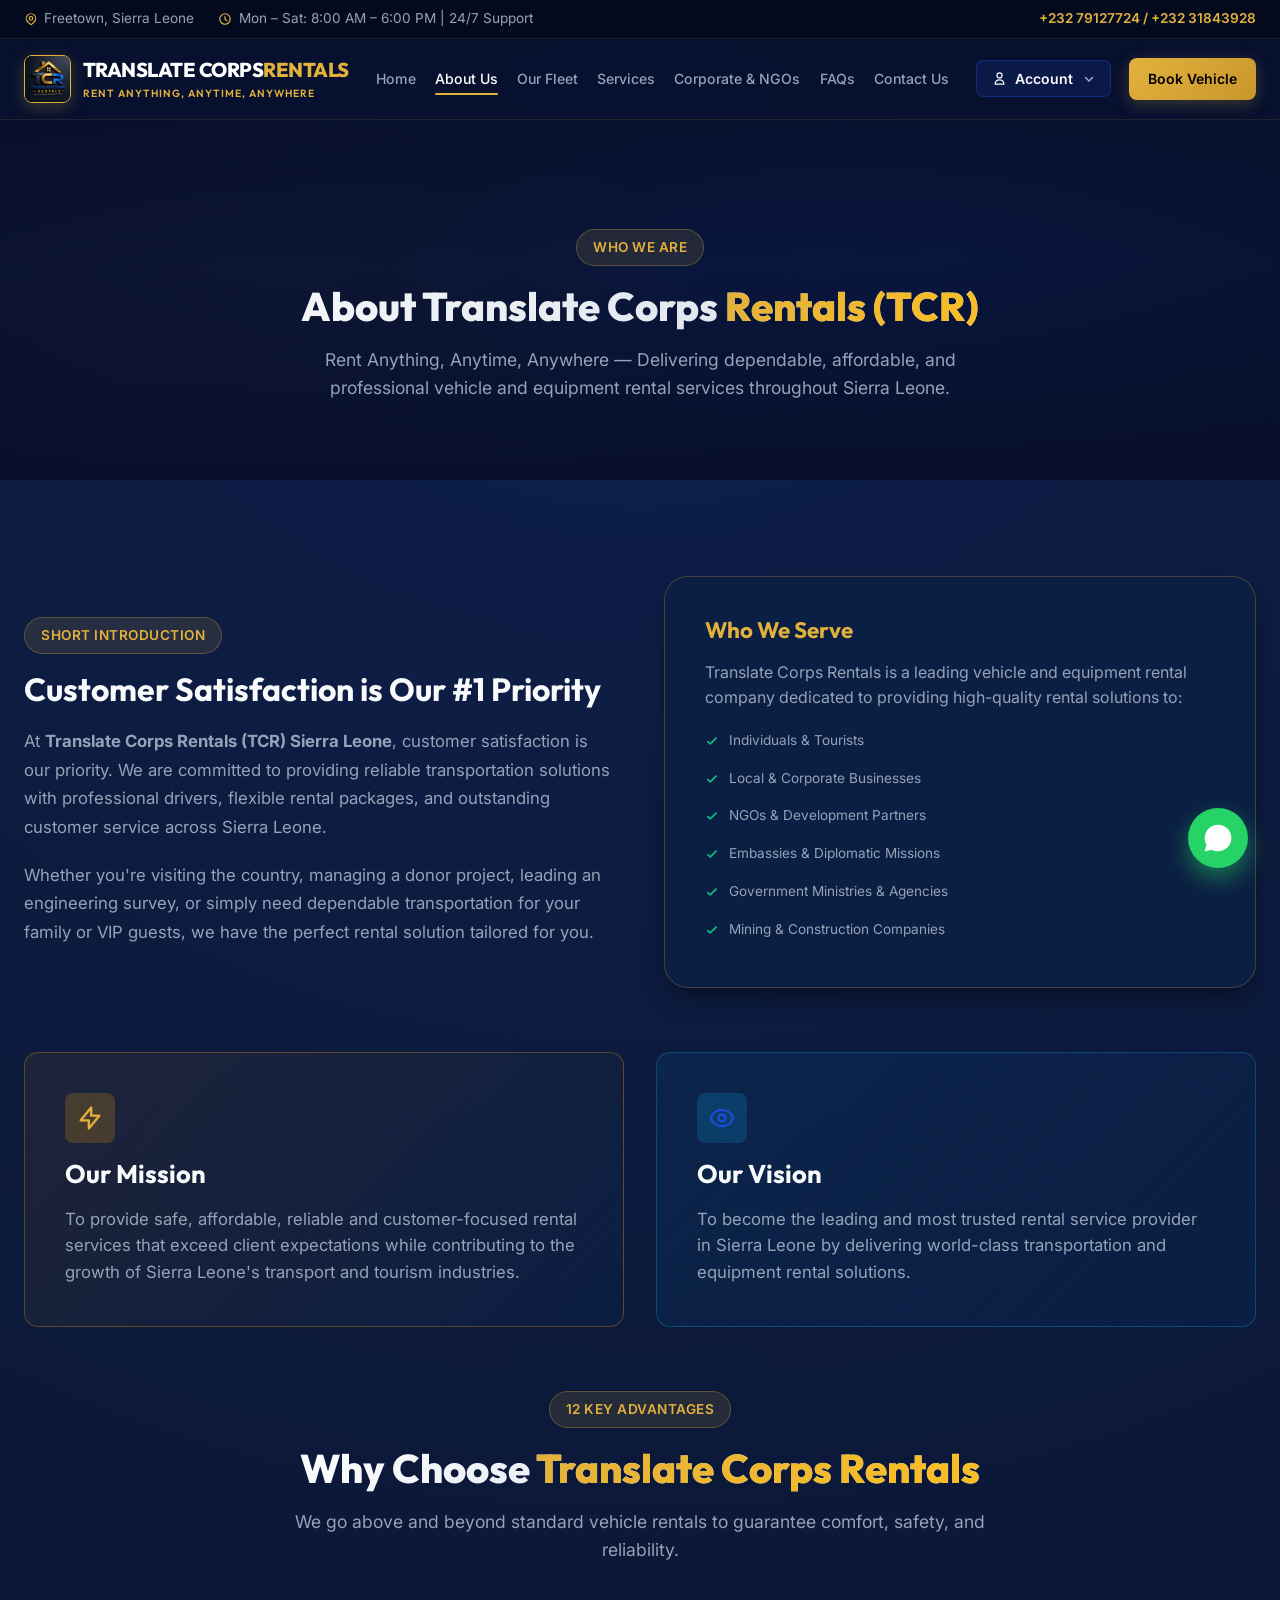
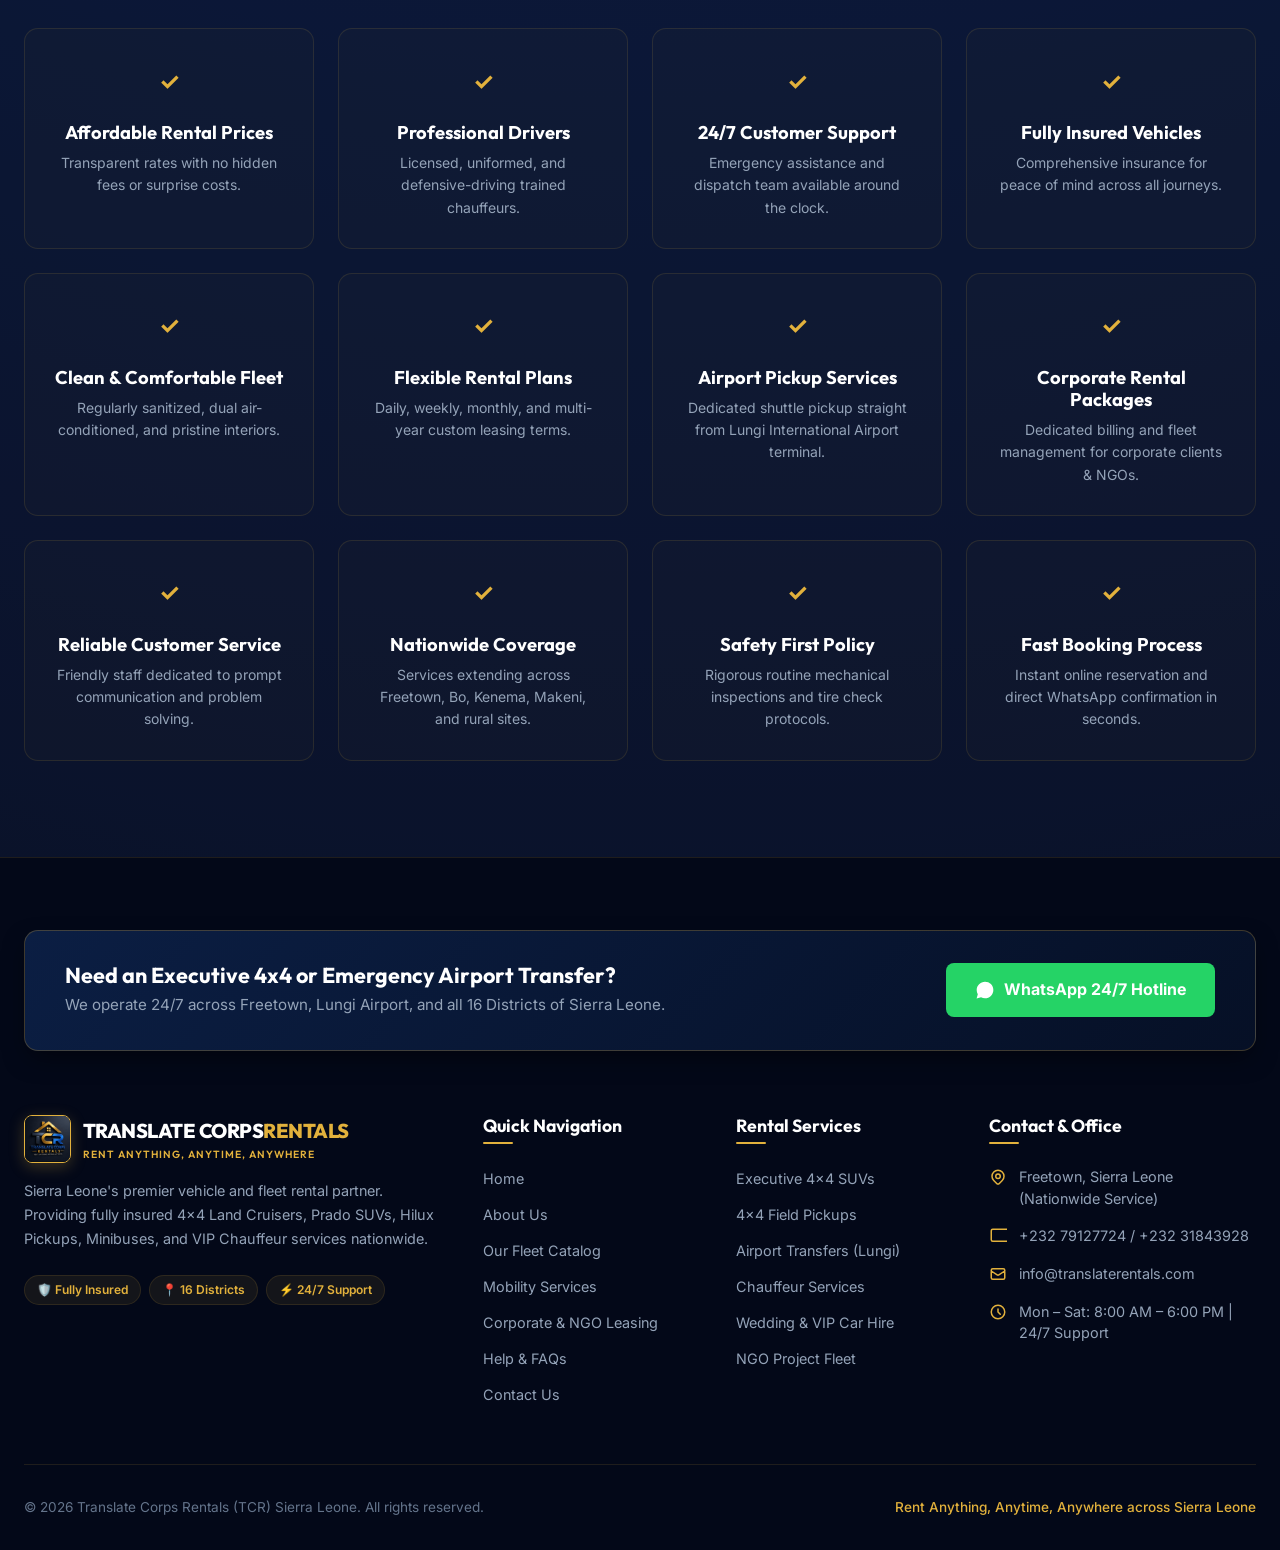
<file: about.html>
<!DOCTYPE html>
<html lang="en">
<head>
  <meta charset="UTF-8">
  <meta name="viewport" content="width=device-width, initial-scale=1.0">
  
  <title>About Us | Translate Corps Rentals Sierra Leone</title>
  <meta name="description" content="Learn about Translate Corps Rentals (TCR) Sierra Leone. Our mission, vision, fleet maintenance standards, and why we are Sierra Leone's most trusted rental partner.">

  <link rel="preconnect" href="https://fonts.googleapis.com">
  <link rel="preconnect" href="https://fonts.gstatic.com" crossorigin>
  <link href="https://fonts.googleapis.com/css2?family=Inter:wght@300;400;500;600;700&family=Outfit:wght@400;500;600;700;800&display=swap" rel="stylesheet">
  <link rel="stylesheet" href="css/styles.css">
</head>
<body>

  <!-- Top Bar -->
  <div class="top-bar">
    <div class="container top-bar-content">
      <div class="top-bar-info">
        <div class="top-bar-item">
          <svg fill="none" stroke="currentColor" viewBox="0 0 24 24"><path stroke-linecap="round" stroke-linejoin="round" stroke-width="2" d="M17.657 16.657L13.414 20.9a1.998 1.998 0 01-2.827 0l-4.244-4.243a8 8 0 1111.314 0z"></path><path stroke-linecap="round" stroke-linejoin="round" stroke-width="2" d="M15 11a3 3 0 11-6 0 3 3 0 016 0z"></path></svg>
          Freetown, Sierra Leone
        </div>
        <div class="top-bar-item">
          <svg fill="none" stroke="currentColor" viewBox="0 0 24 24"><path stroke-linecap="round" stroke-linejoin="round" stroke-width="2" d="M12 8v4l3 3m6-3a9 9 0 11-18 0 9 9 0 0118 0z"></path></svg>
          Mon – Sat: 8:00 AM – 6:00 PM | 24/7 Support
        </div>
      </div>
      <div class="top-bar-info">
        <a href="tel:+23279127724" class="top-bar-item" style="color:var(--primary); font-weight:600;">
          +232 79127724 / +232 31843928
        </a>
      </div>
    </div>
  </div>

  <!-- Navbar -->
  <nav class="navbar">
    <div class="container nav-container">
      <a href="index.html" class="logo">
        <img src="images/logo.jpg" alt="TCR Translate Corps Rentals Logo" class="logo-img" />
        <div class="logo-text">
          TRANSLATE CORPS<span>RENTALS</span>
          <span class="logo-tag">Rent Anything, Anytime, Anywhere</span>
        </div>
      </a>

      <ul class="nav-links">
        <li><a href="index.html" class="nav-link">Home</a></li>
        <li><a href="about.html" class="nav-link active">About Us</a></li>
        <li><a href="fleet.html" class="nav-link">Our Fleet</a></li>
        <li><a href="services.html" class="nav-link">Services</a></li>
        <li><a href="corporate.html" class="nav-link">Corporate & NGOs</a></li>
        <li><a href="faqs.html" class="nav-link">FAQs</a></li>
        <li><a href="contact.html" class="nav-link">Contact Us</a></li>
      </ul>

      <div class="nav-cta">
        <a href="fleet.html" class="btn btn-primary btn-sm">Book Vehicle</a>
        <button class="menu-toggle" aria-label="Toggle Navigation">
          <svg width="24" height="24" fill="none" stroke="currentColor" viewBox="0 0 24 24"><path stroke-linecap="round" stroke-linejoin="round" stroke-width="2" d="M4 6h16M4 12h16M4 18h16"></path></svg>
        </button>
      </div>
    </div>
  </nav>

  <!-- Page Header Banner -->
  <section class="hero" style="min-height: 40vh; padding: 4rem 0 2rem 0;">
    <div class="hero-bg-overlay"></div>
    <div class="container" style="position: relative; z-index: 2; text-align: center;">
      <div class="badge">Who We Are</div>
      <h1 class="section-title">About Translate Corps <span>Rentals (TCR)</span></h1>
      <p style="color: var(--text-muted); max-width: 700px; margin: 0 auto; font-size: 1.1rem;">
        Rent Anything, Anytime, Anywhere — Delivering dependable, affordable, and professional vehicle and equipment rental services throughout Sierra Leone.
      </p>
    </div>
  </section>

  <!-- Main About Content -->
  <section class="section-padding" style="background: rgba(15, 23, 42, 0.4);">
    <div class="container">
      <div style="display: grid; grid-template-columns: 1fr 1fr; gap: 3rem; align-items: center; margin-bottom: 4rem;">
        <div>
          <span class="badge">Short Introduction</span>
          <h2 style="font-size: 2rem; margin-bottom: 1.2rem; font-weight: 700;">Customer Satisfaction is Our #1 Priority</h2>
          <p style="color: var(--text-muted); font-size: 1.05rem; margin-bottom: 1.2rem; line-height: 1.7;">
            At <strong>Translate Corps Rentals (TCR) Sierra Leone</strong>, customer satisfaction is our priority. We are committed to providing reliable transportation solutions with professional drivers, flexible rental packages, and outstanding customer service across Sierra Leone.
          </p>
          <p style="color: var(--text-muted); font-size: 1.05rem; line-height: 1.7;">
            Whether you're visiting the country, managing a donor project, leading an engineering survey, or simply need dependable transportation for your family or VIP guests, we have the perfect rental solution tailored for you.
          </p>
        </div>

        <div style="background: var(--bg-card); border: 1px solid var(--border-light); border-radius: var(--radius-lg); padding: 2.5rem; box-shadow: var(--shadow-md);">
          <h3 style="color: var(--primary); font-size: 1.4rem; margin-bottom: 1rem;">Who We Serve</h3>
          <p style="color: var(--text-muted); margin-bottom: 1.2rem;">
            Translate Corps Rentals is a leading vehicle and equipment rental company dedicated to providing high-quality rental solutions to:
          </p>
          <ul class="service-features" style="display: flex; flex-direction: column; gap: 0.6rem;">
            <li><svg fill="none" stroke="currentColor" viewBox="0 0 24 24"><path stroke-linecap="round" stroke-linejoin="round" stroke-width="3" d="M5 13l4 4L19 7"></path></svg> Individuals & Tourists</li>
            <li><svg fill="none" stroke="currentColor" viewBox="0 0 24 24"><path stroke-linecap="round" stroke-linejoin="round" stroke-width="3" d="M5 13l4 4L19 7"></path></svg> Local & Corporate Businesses</li>
            <li><svg fill="none" stroke="currentColor" viewBox="0 0 24 24"><path stroke-linecap="round" stroke-linejoin="round" stroke-width="3" d="M5 13l4 4L19 7"></path></svg> NGOs & Development Partners</li>
            <li><svg fill="none" stroke="currentColor" viewBox="0 0 24 24"><path stroke-linecap="round" stroke-linejoin="round" stroke-width="3" d="M5 13l4 4L19 7"></path></svg> Embassies & Diplomatic Missions</li>
            <li><svg fill="none" stroke="currentColor" viewBox="0 0 24 24"><path stroke-linecap="round" stroke-linejoin="round" stroke-width="3" d="M5 13l4 4L19 7"></path></svg> Government Ministries & Agencies</li>
            <li><svg fill="none" stroke="currentColor" viewBox="0 0 24 24"><path stroke-linecap="round" stroke-linejoin="round" stroke-width="3" d="M5 13l4 4L19 7"></path></svg> Mining & Construction Companies</li>
          </ul>
        </div>
      </div>

      <!-- Mission and Vision -->
      <div style="display: grid; grid-template-columns: 1fr 1fr; gap: 2rem; margin-bottom: 4rem;">
        <div style="background: linear-gradient(135deg, rgba(245, 158, 11, 0.08) 0%, var(--bg-card) 100%); border: 1px solid rgba(245, 158, 11, 0.3); border-radius: var(--radius-md); padding: 2.5rem;">
          <div style="width: 50px; height: 50px; background: rgba(245, 158, 11, 0.2); border-radius: var(--radius-sm); display: flex; align-items: center; justify-content: center; color: var(--primary); margin-bottom: 1rem;">
            <svg width="28" height="28" fill="none" stroke="currentColor" viewBox="0 0 24 24"><path stroke-linecap="round" stroke-linejoin="round" stroke-width="2" d="M13 10V3L4 14h7v7l9-11h-7z"></path></svg>
          </div>
          <h3 style="font-size: 1.6rem; margin-bottom: 1rem;">Our Mission</h3>
          <p style="color: var(--text-muted); font-size: 1.05rem; line-height: 1.6;">
            To provide safe, affordable, reliable and customer-focused rental services that exceed client expectations while contributing to the growth of Sierra Leone's transport and tourism industries.
          </p>
        </div>

        <div style="background: linear-gradient(135deg, rgba(14, 165, 233, 0.08) 0%, var(--bg-card) 100%); border: 1px solid rgba(14, 165, 233, 0.3); border-radius: var(--radius-md); padding: 2.5rem;">
          <div style="width: 50px; height: 50px; background: rgba(14, 165, 233, 0.2); border-radius: var(--radius-sm); display: flex; align-items: center; justify-content: center; color: var(--secondary); margin-bottom: 1rem;">
            <svg width="28" height="28" fill="none" stroke="currentColor" viewBox="0 0 24 24"><path stroke-linecap="round" stroke-linejoin="round" stroke-width="2" d="M15 12a3 3 0 11-6 0 3 3 0 016 0z"></path><path stroke-linecap="round" stroke-linejoin="round" stroke-width="2" d="M2.458 12C3.732 7.943 7.523 5 12 5c4.478 0 8.268 2.943 9.542 7-1.274 4.057-5.064 7-9.542 7-4.477 0-8.268-2.943-9.542-7z"></path></svg>
          </div>
          <h3 style="font-size: 1.6rem; margin-bottom: 1rem;">Our Vision</h3>
          <p style="color: var(--text-muted); font-size: 1.05rem; line-height: 1.6;">
            To become the leading and most trusted rental service provider in Sierra Leone by delivering world-class transportation and equipment rental solutions.
          </p>
        </div>
      </div>

      <!-- Why Choose Us Grid -->
      <div class="section-header">
        <div class="badge">12 Key Advantages</div>
        <h2 class="section-title">Why Choose <span>Translate Corps Rentals</span></h2>
        <p class="section-subtitle">We go above and beyond standard vehicle rentals to guarantee comfort, safety, and reliability.</p>
      </div>

      <div class="why-us-grid">
        <div class="why-card">
          <div class="why-icon">✓</div>
          <h3>Affordable Rental Prices</h3>
          <p>Transparent rates with no hidden fees or surprise costs.</p>
        </div>

        <div class="why-card">
          <div class="why-icon">✓</div>
          <h3>Professional Drivers</h3>
          <p>Licensed, uniformed, and defensive-driving trained chauffeurs.</p>
        </div>

        <div class="why-card">
          <div class="why-icon">✓</div>
          <h3>24/7 Customer Support</h3>
          <p>Emergency assistance and dispatch team available around the clock.</p>
        </div>

        <div class="why-card">
          <div class="why-icon">✓</div>
          <h3>Fully Insured Vehicles</h3>
          <p>Comprehensive insurance for peace of mind across all journeys.</p>
        </div>

        <div class="why-card">
          <div class="why-icon">✓</div>
          <h3>Clean & Comfortable Fleet</h3>
          <p>Regularly sanitized, dual air-conditioned, and pristine interiors.</p>
        </div>

        <div class="why-card">
          <div class="why-icon">✓</div>
          <h3>Flexible Rental Plans</h3>
          <p>Daily, weekly, monthly, and multi-year custom leasing terms.</p>
        </div>

        <div class="why-card">
          <div class="why-icon">✓</div>
          <h3>Airport Pickup Services</h3>
          <p>Dedicated shuttle pickup straight from Lungi International Airport terminal.</p>
        </div>

        <div class="why-card">
          <div class="why-icon">✓</div>
          <h3>Corporate Rental Packages</h3>
          <p>Dedicated billing and fleet management for corporate clients & NGOs.</p>
        </div>

        <div class="why-card">
          <div class="why-icon">✓</div>
          <h3>Reliable Customer Service</h3>
          <p>Friendly staff dedicated to prompt communication and problem solving.</p>
        </div>

        <div class="why-card">
          <div class="why-icon">✓</div>
          <h3>Nationwide Coverage</h3>
          <p>Services extending across Freetown, Bo, Kenema, Makeni, and rural sites.</p>
        </div>

        <div class="why-card">
          <div class="why-icon">✓</div>
          <h3>Safety First Policy</h3>
          <p>Rigorous routine mechanical inspections and tire check protocols.</p>
        </div>

        <div class="why-card">
          <div class="why-icon">✓</div>
          <h3>Fast Booking Process</h3>
          <p>Instant online reservation and direct WhatsApp confirmation in seconds.</p>
        </div>
      </div>
    </div>
  </section>

  <!-- Footer -->
  <footer class="footer">
    <div class="container">
      <div class="footer-top-banner">
        <div class="footer-banner-info">
          <h3>Need an Executive 4x4 or Emergency Airport Transfer?</h3>
          <p>We operate 24/7 across Freetown, Lungi Airport, and all 16 Districts of Sierra Leone.</p>
        </div>
        <div class="footer-banner-action">
          <a href="https://wa.me/23279127724?text=Hello%20Translate%20Corps%20Rentals,%20I%20need%20a%20vehicle%20reservation." target="_blank" class="btn btn-whatsapp">
            <svg width="20" height="20" fill="currentColor" viewBox="0 0 24 24"><path d="M12.012 2c-5.506 0-9.989 4.478-9.99 9.984 0 1.763.459 3.485 1.332 5.002l-1.416 5.176 5.297-1.389c1.464.798 3.118 1.218 4.774 1.219h.004c5.506 0 9.989-4.478 9.99-9.985.001-2.669-1.034-5.178-2.918-7.062a9.919 9.919 0 00-7.073-2.945z"/></svg>
            WhatsApp 24/7 Hotline
          </a>
        </div>
      </div>

      <div class="footer-grid">
        <!-- Column 1: Brand & Overview -->
        <div class="footer-brand">
          <a href="index.html" class="logo">
            <img src="images/logo.jpg" alt="TCR Translate Corps Rentals Logo" class="logo-img" />
            <div class="logo-text">
              TRANSLATE CORPS<span>RENTALS</span>
              <span class="logo-tag">Rent Anything, Anytime, Anywhere</span>
            </div>
          </a>
          <p class="footer-desc">
            Sierra Leone's premier vehicle and fleet rental partner. Providing fully insured 4x4 Land Cruisers, Prado SUVs, Hilux Pickups, Minibuses, and VIP Chauffeur services nationwide.
          </p>
          <div class="footer-badges">
            <span class="footer-badge">🛡️ Fully Insured</span>
            <span class="footer-badge">📍 16 Districts</span>
            <span class="footer-badge">⚡ 24/7 Support</span>
          </div>
        </div>

        <!-- Column 2: Quick Links -->
        <div class="footer-col">
          <h4 class="footer-title">Quick Navigation</h4>
          <ul class="footer-links">
            <li><a href="index.html">Home</a></li>
            <li><a href="about.html">About Us</a></li>
            <li><a href="fleet.html">Our Fleet Catalog</a></li>
            <li><a href="services.html">Mobility Services</a></li>
            <li><a href="corporate.html">Corporate & NGO Leasing</a></li>
            <li><a href="faqs.html">Help & FAQs</a></li>
            <li><a href="contact.html">Contact Us</a></li>
          </ul>
        </div>

        <!-- Column 3: Rental Services -->
        <div class="footer-col">
          <h4 class="footer-title">Rental Services</h4>
          <ul class="footer-links">
            <li><a href="fleet.html">Executive 4x4 SUVs</a></li>
            <li><a href="fleet.html">4x4 Field Pickups</a></li>
            <li><a href="services.html">Airport Transfers (Lungi)</a></li>
            <li><a href="services.html">Chauffeur Services</a></li>
            <li><a href="services.html">Wedding & VIP Car Hire</a></li>
            <li><a href="corporate.html">NGO Project Fleet</a></li>
          </ul>
        </div>

        <!-- Column 4: Contact & Office -->
        <div class="footer-col">
          <h4 class="footer-title">Contact & Office</h4>
          <ul class="footer-contact-list">
            <li>
              <svg width="18" height="18" fill="none" stroke="currentColor" viewBox="0 0 24 24"><path stroke-linecap="round" stroke-linejoin="round" stroke-width="2" d="M17.657 16.657L13.414 20.9a1.998 1.998 0 01-2.827 0l-4.244-4.243a8 8 0 1111.314 0z"></path><path stroke-linecap="round" stroke-linejoin="round" stroke-width="2" d="M15 11a3 3 0 11-6 0 3 3 0 016 0z"></path></svg>
              <span>Freetown, Sierra Leone (Nationwide Service)</span>
            </li>
            <li>
              <svg width="18" height="18" fill="none" stroke="currentColor" viewBox="0 0 24 24"><path stroke-linecap="round" stroke-linejoin="round" stroke-width="2" d="M3 5a2 2 0 012-2h32 2 0 012 2v3.28a1 1 0 01-.684.948l-4.493 1.498a1 1 0 01-1.21-.502l-1.13-2.257a11.042 11.042 0 00-5.516 5.516l2.257 1.13a1 1 0 01.502 1.21l-1.498 4.493a1 1 0 01-.949.684H5a2 2 0 01-2-2V5z"></path></svg>
              <a href="tel:+23279127724">+232 79127724 / +232 31843928</a>
            </li>
            <li>
              <svg width="18" height="18" fill="none" stroke="currentColor" viewBox="0 0 24 24"><path stroke-linecap="round" stroke-linejoin="round" stroke-width="2" d="M3 8l7.89 5.26a2 2 0 002.22 0L21 8M5 19h14a2 2 0 002-2V7a2 2 0 00-2-2H5a2 2 0 00-2 2v10a2 2 0 002 2z"></path></svg>
              <a href="mailto:info@translaterentals.com">info@translaterentals.com</a>
            </li>
            <li>
              <svg width="18" height="18" fill="none" stroke="currentColor" viewBox="0 0 24 24"><path stroke-linecap="round" stroke-linejoin="round" stroke-width="2" d="M12 8v4l3 3m6-3a9 9 0 11-18 0 9 9 0 0118 0z"></path></svg>
              <span>Mon – Sat: 8:00 AM – 6:00 PM | 24/7 Support</span>
            </li>
          </ul>
        </div>
      </div>

      <div class="footer-bottom">
        <p>&copy; 2026 Translate Corps Rentals (TCR) Sierra Leone. All rights reserved.</p>
        <p class="footer-tagline">Rent Anything, Anytime, Anywhere across Sierra Leone</p>
      </div>
    </div>
  </footer>

  <!-- Floating WhatsApp Action Button -->
  <a href="https://wa.me/23279127724?text=Hello%20Translate%20Corps%20Rentals,%20I%20have%20an%20inquiry." target="_blank" class="floating-whatsapp" aria-label="Chat on WhatsApp">
    <svg width="32" height="32" fill="currentColor" viewBox="0 0 24 24"><path d="M12.012 2c-5.506 0-9.989 4.478-9.99 9.984 0 1.763.459 3.485 1.332 5.002l-1.416 5.176 5.297-1.389c1.464.798 3.118 1.218 4.774 1.219h.004c5.506 0 9.989-4.478 9.99-9.985.001-2.669-1.034-5.178-2.918-7.062a9.919 9.919 0 00-7.073-2.945z"/></svg>
  </a>

  <script src="js/app.js"></script>
</body>
</html>
</file>
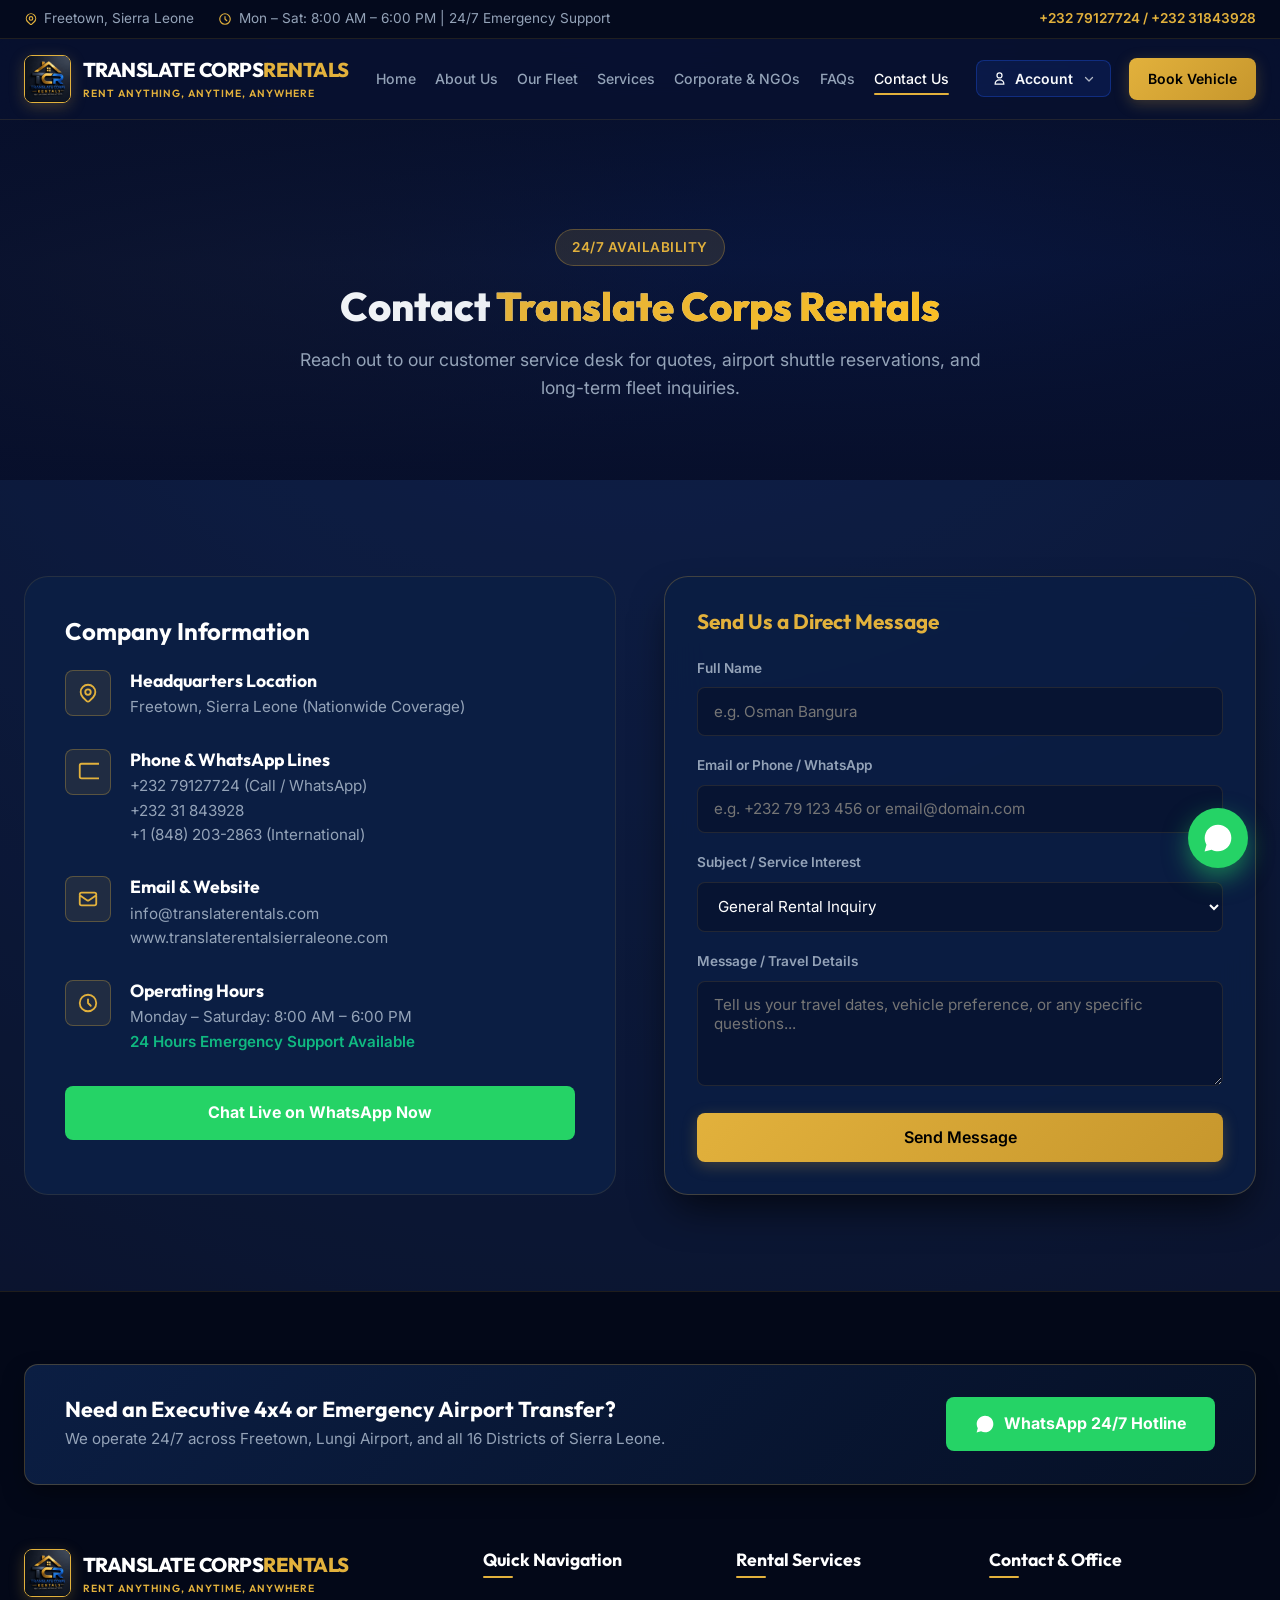
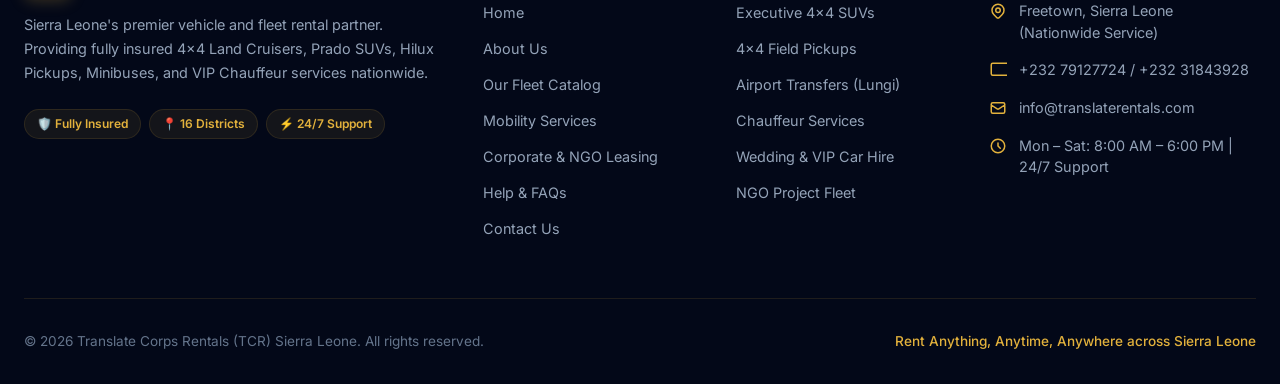
<file: contact.html>
<!DOCTYPE html>
<html lang="en">
<head>
  <meta charset="UTF-8">
  <meta name="viewport" content="width=device-width, initial-scale=1.0">
  
  <title>Contact Us | Translate Corps Rentals Sierra Leone</title>
  <meta name="description" content="Contact Translate Corps Rentals Sierra Leone. Phone/WhatsApp: +232 79127724, +232 31 843928, +1 848 203-2863. Email: info@translaterentals.com. Freetown, Sierra Leone.">

  <link rel="preconnect" href="https://fonts.googleapis.com">
  <link rel="preconnect" href="https://fonts.gstatic.com" crossorigin>
  <link href="https://fonts.googleapis.com/css2?family=Inter:wght@300;400;500;600;700&family=Outfit:wght@400;500;600;700;800&display=swap" rel="stylesheet">
  <link rel="stylesheet" href="css/styles.css">
</head>
<body>

  <!-- Top Bar -->
  <div class="top-bar">
    <div class="container top-bar-content">
      <div class="top-bar-info">
        <div class="top-bar-item">
          <svg fill="none" stroke="currentColor" viewBox="0 0 24 24"><path stroke-linecap="round" stroke-linejoin="round" stroke-width="2" d="M17.657 16.657L13.414 20.9a1.998 1.998 0 01-2.827 0l-4.244-4.243a8 8 0 1111.314 0z"></path><path stroke-linecap="round" stroke-linejoin="round" stroke-width="2" d="M15 11a3 3 0 11-6 0 3 3 0 016 0z"></path></svg>
          Freetown, Sierra Leone
        </div>
        <div class="top-bar-item">
          <svg fill="none" stroke="currentColor" viewBox="0 0 24 24"><path stroke-linecap="round" stroke-linejoin="round" stroke-width="2" d="M12 8v4l3 3m6-3a9 9 0 11-18 0 9 9 0 0118 0z"></path></svg>
          Mon – Sat: 8:00 AM – 6:00 PM | 24/7 Emergency Support
        </div>
      </div>
      <div class="top-bar-info">
        <a href="tel:+23279127724" class="top-bar-item" style="color:var(--primary); font-weight:600;">
          +232 79127724 / +232 31843928
        </a>
      </div>
    </div>
  </div>

  <!-- Navbar -->
  <nav class="navbar">
    <div class="container nav-container">
      <a href="index.html" class="logo">
        <img src="images/logo.jpg" alt="TCR Translate Corps Rentals Logo" class="logo-img" />
        <div class="logo-text">
          TRANSLATE CORPS<span>RENTALS</span>
          <span class="logo-tag">Rent Anything, Anytime, Anywhere</span>
        </div>
      </a>

      <ul class="nav-links">
        <li><a href="index.html" class="nav-link">Home</a></li>
        <li><a href="about.html" class="nav-link">About Us</a></li>
        <li><a href="fleet.html" class="nav-link">Our Fleet</a></li>
        <li><a href="services.html" class="nav-link">Services</a></li>
        <li><a href="corporate.html" class="nav-link">Corporate & NGOs</a></li>
        <li><a href="faqs.html" class="nav-link">FAQs</a></li>
        <li><a href="contact.html" class="nav-link active">Contact Us</a></li>
      </ul>

      <div class="nav-cta">
        <a href="fleet.html" class="btn btn-primary btn-sm">Book Vehicle</a>
        <button class="menu-toggle" aria-label="Toggle Navigation">
          <svg width="24" height="24" fill="none" stroke="currentColor" viewBox="0 0 24 24"><path stroke-linecap="round" stroke-linejoin="round" stroke-width="2" d="M4 6h16M4 12h16M4 18h16"></path></svg>
        </button>
      </div>
    </div>
  </nav>

  <!-- Page Banner -->
  <section class="hero" style="min-height: 40vh; padding: 4rem 0 2rem 0;">
    <div class="hero-bg-overlay"></div>
    <div class="container" style="position: relative; z-index: 2; text-align: center;">
      <div class="badge">24/7 Availability</div>
      <h1 class="section-title">Contact <span>Translate Corps Rentals</span></h1>
      <p style="color: var(--text-muted); max-width: 700px; margin: 0 auto; font-size: 1.1rem;">
        Reach out to our customer service desk for quotes, airport shuttle reservations, and long-term fleet inquiries.
      </p>
    </div>
  </section>

  <!-- Contact Details & Form Grid -->
  <section class="section-padding" style="background: rgba(15, 23, 42, 0.4);">
    <div class="container">
      
      <div class="contact-grid">
        <!-- Contact Card -->
        <div class="contact-info-card">
          <h3 style="font-size: 1.5rem; margin-bottom: 1.5rem; color: #FFF;">Company Information</h3>
          
          <div class="contact-item">
            <div class="contact-icon">
              <svg width="22" height="22" fill="none" stroke="currentColor" viewBox="0 0 24 24"><path stroke-linecap="round" stroke-linejoin="round" stroke-width="2" d="M17.657 16.657L13.414 20.9a1.998 1.998 0 01-2.827 0l-4.244-4.243a8 8 0 1111.314 0z"></path><path stroke-linecap="round" stroke-linejoin="round" stroke-width="2" d="M15 11a3 3 0 11-6 0 3 3 0 016 0z"></path></svg>
            </div>
            <div class="contact-details">
              <h4>Headquarters Location</h4>
              <p>Freetown, Sierra Leone (Nationwide Coverage)</p>
            </div>
          </div>

          <div class="contact-item">
            <div class="contact-icon">
              <svg width="22" height="22" fill="none" stroke="currentColor" viewBox="0 0 24 24"><path stroke-linecap="round" stroke-linejoin="round" stroke-width="2" d="M3 5a2 2 0 012-2h32 2 0 012 2v3.28a1 1 0 01-.684.948l-4.493 1.498a1 1 0 01-1.21-.502l-1.13-2.257a11.042 11.042 0 00-5.516 5.516l2.257 1.13a1 1 0 01.502 1.21l-1.498 4.493a1 1 0 01-.949.684H5a2 2 0 01-2-2V5z"></path></svg>
            </div>
            <div class="contact-details">
              <h4>Phone & WhatsApp Lines</h4>
              <p><a href="tel:+23279127724">+232 79127724</a> (Call / WhatsApp)</p>
              <p><a href="tel:+23231843928">+232 31 843928</a></p>
              <p><a href="tel:+18482032863">+1 (848) 203-2863</a> (International)</p>
            </div>
          </div>

          <div class="contact-item">
            <div class="contact-icon">
              <svg width="22" height="22" fill="none" stroke="currentColor" viewBox="0 0 24 24"><path stroke-linecap="round" stroke-linejoin="round" stroke-width="2" d="M3 8l7.89 5.26a2 2 0 002.22 0L21 8M5 19h14a2 2 0 002-2V7a2 2 0 00-2-2H5a2 2 0 00-2 2v10a2 2 0 002 2z"></path></svg>
            </div>
            <div class="contact-details">
              <h4>Email & Website</h4>
              <p><a href="mailto:info@translaterentals.com">info@translaterentals.com</a></p>
              <p><a href="http://www.translaterentalsierraleone.com" target="_blank">www.translaterentalsierraleone.com</a></p>
            </div>
          </div>

          <div class="contact-item">
            <div class="contact-icon">
              <svg width="22" height="22" fill="none" stroke="currentColor" viewBox="0 0 24 24"><path stroke-linecap="round" stroke-linejoin="round" stroke-width="2" d="M12 8v4l3 3m6-3a9 9 0 11-18 0 9 9 0 0118 0z"></path></svg>
            </div>
            <div class="contact-details">
              <h4>Operating Hours</h4>
              <p>Monday – Saturday: 8:00 AM – 6:00 PM</p>
              <p style="color: var(--accent-green); font-weight: 600;">24 Hours Emergency Support Available</p>
            </div>
          </div>

          <div style="margin-top: 2rem;">
            <a href="https://wa.me/23279127724" target="_blank" class="btn btn-whatsapp" style="width: 100%;">
              Chat Live on WhatsApp Now
            </a>
          </div>
        </div>

        <!-- Contact Form -->
        <div class="quick-search-card">
          <h3 class="search-title">Send Us a Direct Message</h3>
          <form onsubmit="alert('Thank you for contacting Translate Corps Rentals! We will reply to your message immediately.'); return false;">
            <div class="form-group">
              <label class="form-label">Full Name</label>
              <input type="text" class="form-input" placeholder="e.g. Osman Bangura" required />
            </div>

            <div class="form-group">
              <label class="form-label">Email or Phone / WhatsApp</label>
              <input type="text" class="form-input" placeholder="e.g. +232 79 123 456 or email@domain.com" required />
            </div>

            <div class="form-group">
              <label class="form-label">Subject / Service Interest</label>
              <select class="form-select">
                <option>General Rental Inquiry</option>
                <option>Airport Transfer (Lungi)</option>
                <option>Corporate Fleet Leasing</option>
                <option>Chauffeur Hire</option>
                <option>Wedding Car Hire</option>
              </select>
            </div>

            <div class="form-group">
              <label class="form-label">Message / Travel Details</label>
              <textarea class="form-input" rows="4" placeholder="Tell us your travel dates, vehicle preference, or any specific questions..." required></textarea>
            </div>

            <button type="submit" class="btn btn-primary" style="width: 100%;">
              Send Message
            </button>
          </form>
        </div>
      </div>

    </div>
  </section>

  <!-- Footer -->
  <footer class="footer">
    <div class="container">
      <div class="footer-top-banner">
        <div class="footer-banner-info">
          <h3>Need an Executive 4x4 or Emergency Airport Transfer?</h3>
          <p>We operate 24/7 across Freetown, Lungi Airport, and all 16 Districts of Sierra Leone.</p>
        </div>
        <div class="footer-banner-action">
          <a href="https://wa.me/23279127724?text=Hello%20Translate%20Corps%20Rentals,%20I%20need%20a%20vehicle%20reservation." target="_blank" class="btn btn-whatsapp">
            <svg width="20" height="20" fill="currentColor" viewBox="0 0 24 24"><path d="M12.012 2c-5.506 0-9.989 4.478-9.99 9.984 0 1.763.459 3.485 1.332 5.002l-1.416 5.176 5.297-1.389c1.464.798 3.118 1.218 4.774 1.219h.004c5.506 0 9.989-4.478 9.99-9.985.001-2.669-1.034-5.178-2.918-7.062a9.919 9.919 0 00-7.073-2.945z"/></svg>
            WhatsApp 24/7 Hotline
          </a>
        </div>
      </div>

      <div class="footer-grid">
        <!-- Column 1: Brand & Overview -->
        <div class="footer-brand">
          <a href="index.html" class="logo">
            <img src="images/logo.jpg" alt="TCR Translate Corps Rentals Logo" class="logo-img" />
            <div class="logo-text">
              TRANSLATE CORPS<span>RENTALS</span>
              <span class="logo-tag">Rent Anything, Anytime, Anywhere</span>
            </div>
          </a>
          <p class="footer-desc">
            Sierra Leone's premier vehicle and fleet rental partner. Providing fully insured 4x4 Land Cruisers, Prado SUVs, Hilux Pickups, Minibuses, and VIP Chauffeur services nationwide.
          </p>
          <div class="footer-badges">
            <span class="footer-badge">🛡️ Fully Insured</span>
            <span class="footer-badge">📍 16 Districts</span>
            <span class="footer-badge">⚡ 24/7 Support</span>
          </div>
        </div>

        <!-- Column 2: Quick Links -->
        <div class="footer-col">
          <h4 class="footer-title">Quick Navigation</h4>
          <ul class="footer-links">
            <li><a href="index.html">Home</a></li>
            <li><a href="about.html">About Us</a></li>
            <li><a href="fleet.html">Our Fleet Catalog</a></li>
            <li><a href="services.html">Mobility Services</a></li>
            <li><a href="corporate.html">Corporate & NGO Leasing</a></li>
            <li><a href="faqs.html">Help & FAQs</a></li>
            <li><a href="contact.html">Contact Us</a></li>
          </ul>
        </div>

        <!-- Column 3: Rental Services -->
        <div class="footer-col">
          <h4 class="footer-title">Rental Services</h4>
          <ul class="footer-links">
            <li><a href="fleet.html">Executive 4x4 SUVs</a></li>
            <li><a href="fleet.html">4x4 Field Pickups</a></li>
            <li><a href="services.html">Airport Transfers (Lungi)</a></li>
            <li><a href="services.html">Chauffeur Services</a></li>
            <li><a href="services.html">Wedding & VIP Car Hire</a></li>
            <li><a href="corporate.html">NGO Project Fleet</a></li>
          </ul>
        </div>

        <!-- Column 4: Contact & Office -->
        <div class="footer-col">
          <h4 class="footer-title">Contact & Office</h4>
          <ul class="footer-contact-list">
            <li>
              <svg width="18" height="18" fill="none" stroke="currentColor" viewBox="0 0 24 24"><path stroke-linecap="round" stroke-linejoin="round" stroke-width="2" d="M17.657 16.657L13.414 20.9a1.998 1.998 0 01-2.827 0l-4.244-4.243a8 8 0 1111.314 0z"></path><path stroke-linecap="round" stroke-linejoin="round" stroke-width="2" d="M15 11a3 3 0 11-6 0 3 3 0 016 0z"></path></svg>
              <span>Freetown, Sierra Leone (Nationwide Service)</span>
            </li>
            <li>
              <svg width="18" height="18" fill="none" stroke="currentColor" viewBox="0 0 24 24"><path stroke-linecap="round" stroke-linejoin="round" stroke-width="2" d="M3 5a2 2 0 012-2h32 2 0 012 2v3.28a1 1 0 01-.684.948l-4.493 1.498a1 1 0 01-1.21-.502l-1.13-2.257a11.042 11.042 0 00-5.516 5.516l2.257 1.13a1 1 0 01.502 1.21l-1.498 4.493a1 1 0 01-.949.684H5a2 2 0 01-2-2V5z"></path></svg>
              <a href="tel:+23279127724">+232 79127724 / +232 31843928</a>
            </li>
            <li>
              <svg width="18" height="18" fill="none" stroke="currentColor" viewBox="0 0 24 24"><path stroke-linecap="round" stroke-linejoin="round" stroke-width="2" d="M3 8l7.89 5.26a2 2 0 002.22 0L21 8M5 19h14a2 2 0 002-2V7a2 2 0 00-2-2H5a2 2 0 00-2 2v10a2 2 0 002 2z"></path></svg>
              <a href="mailto:info@translaterentals.com">info@translaterentals.com</a>
            </li>
            <li>
              <svg width="18" height="18" fill="none" stroke="currentColor" viewBox="0 0 24 24"><path stroke-linecap="round" stroke-linejoin="round" stroke-width="2" d="M12 8v4l3 3m6-3a9 9 0 11-18 0 9 9 0 0118 0z"></path></svg>
              <span>Mon – Sat: 8:00 AM – 6:00 PM | 24/7 Support</span>
            </li>
          </ul>
        </div>
      </div>

      <div class="footer-bottom">
        <p>&copy; 2026 Translate Corps Rentals (TCR) Sierra Leone. All rights reserved.</p>
        <p class="footer-tagline">Rent Anything, Anytime, Anywhere across Sierra Leone</p>
      </div>
    </div>
  </footer>

  <!-- Floating WhatsApp Action Button -->
  <a href="https://wa.me/23279127724?text=Hello%20Translate%20Corps%20Rentals,%20I%20have%20an%20inquiry." target="_blank" class="floating-whatsapp" aria-label="Chat on WhatsApp">
    <svg width="32" height="32" fill="currentColor" viewBox="0 0 24 24"><path d="M12.012 2c-5.506 0-9.989 4.478-9.99 9.984 0 1.763.459 3.485 1.332 5.002l-1.416 5.176 5.297-1.389c1.464.798 3.118 1.218 4.774 1.219h.004c5.506 0 9.989-4.478 9.99-9.985.001-2.669-1.034-5.178-2.918-7.062a9.919 9.919 0 00-7.073-2.945z"/></svg>
  </a>

  <script src="js/app.js"></script>
</body>
</html>
</file>
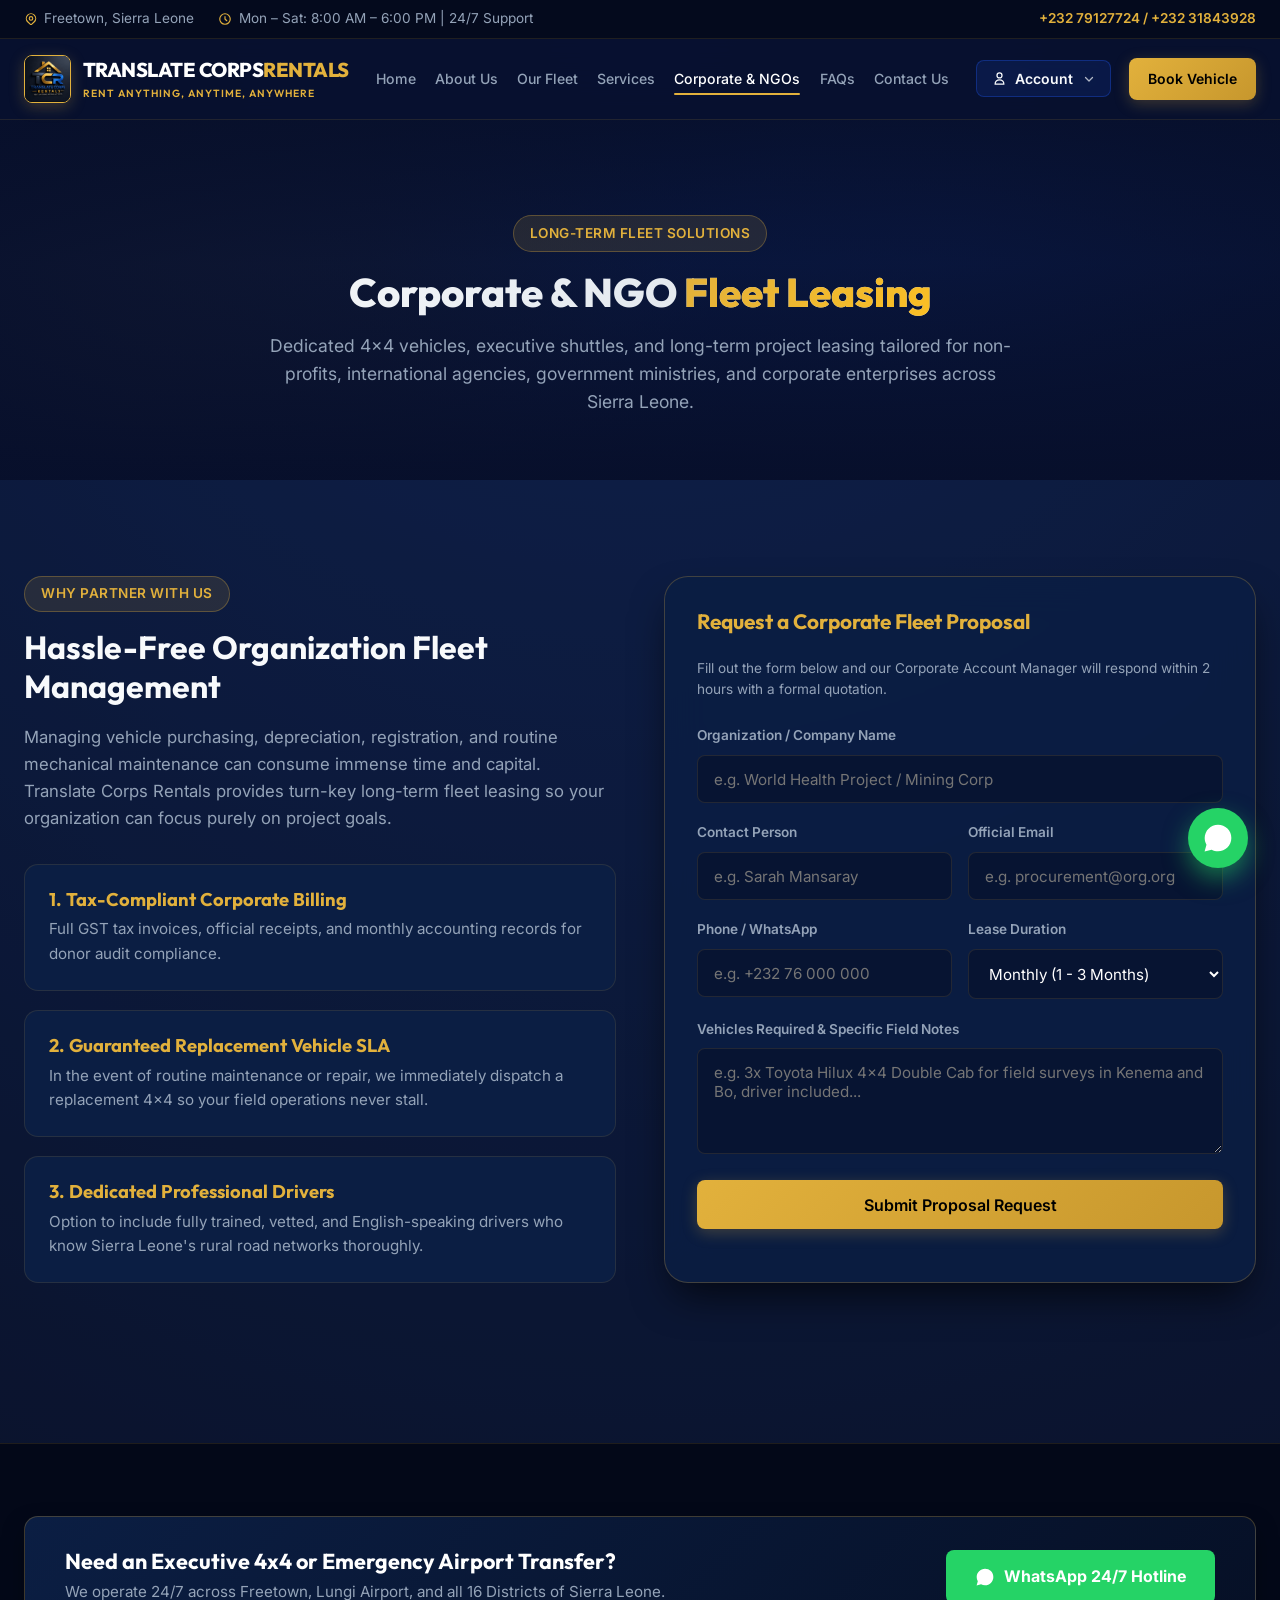
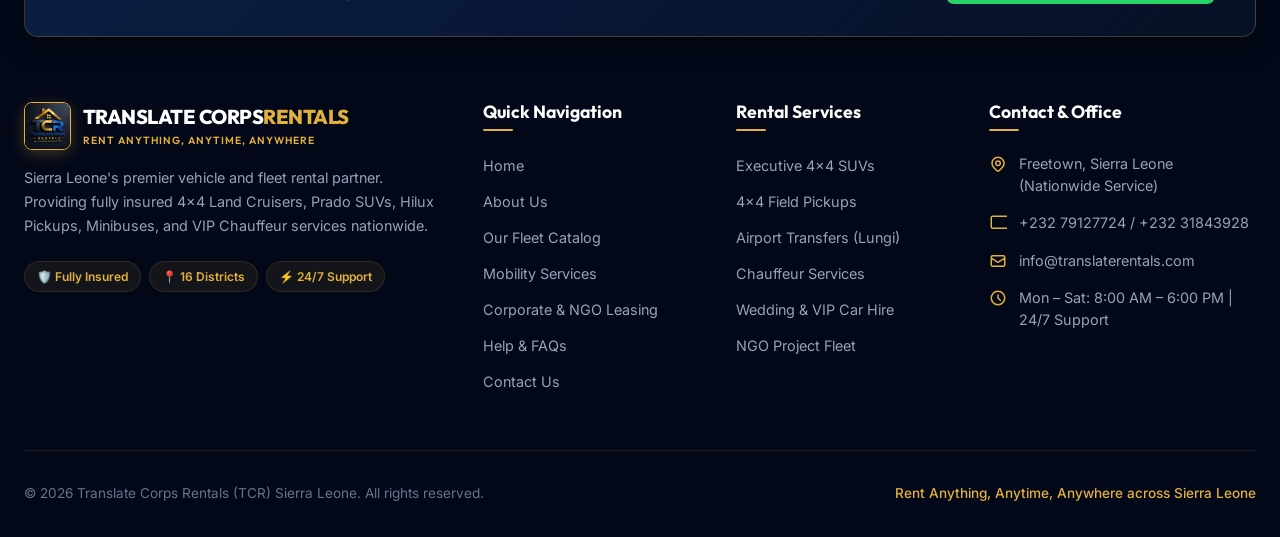
<file: corporate.html>
<!DOCTYPE html>
<html lang="en">
<head>
  <meta charset="UTF-8">
  <meta name="viewport" content="width=device-width, initial-scale=1.0">
  
  <title>Corporate & NGOs | Translate Corps Rentals Sierra Leone</title>
  <meta name="description" content="Long-term vehicle leasing and dedicated fleet support for NGOs, Government Ministries, Mining, Construction, and Corporate Businesses in Sierra Leone.">

  <link rel="preconnect" href="https://fonts.googleapis.com">
  <link rel="preconnect" href="https://fonts.gstatic.com" crossorigin>
  <link href="https://fonts.googleapis.com/css2?family=Inter:wght@300;400;500;600;700&family=Outfit:wght@400;500;600;700;800&display=swap" rel="stylesheet">
  <link rel="stylesheet" href="css/styles.css">
</head>
<body>

  <!-- Top Bar -->
  <div class="top-bar">
    <div class="container top-bar-content">
      <div class="top-bar-info">
        <div class="top-bar-item">
          <svg fill="none" stroke="currentColor" viewBox="0 0 24 24"><path stroke-linecap="round" stroke-linejoin="round" stroke-width="2" d="M17.657 16.657L13.414 20.9a1.998 1.998 0 01-2.827 0l-4.244-4.243a8 8 0 1111.314 0z"></path><path stroke-linecap="round" stroke-linejoin="round" stroke-width="2" d="M15 11a3 3 0 11-6 0 3 3 0 016 0z"></path></svg>
          Freetown, Sierra Leone
        </div>
        <div class="top-bar-item">
          <svg fill="none" stroke="currentColor" viewBox="0 0 24 24"><path stroke-linecap="round" stroke-linejoin="round" stroke-width="2" d="M12 8v4l3 3m6-3a9 9 0 11-18 0 9 9 0 0118 0z"></path></svg>
          Mon – Sat: 8:00 AM – 6:00 PM | 24/7 Support
        </div>
      </div>
      <div class="top-bar-info">
        <a href="tel:+23279127724" class="top-bar-item" style="color:var(--primary); font-weight:600;">
          +232 79127724 / +232 31843928
        </a>
      </div>
    </div>
  </div>

  <!-- Navbar -->
  <nav class="navbar">
    <div class="container nav-container">
      <a href="index.html" class="logo">
        <img src="images/logo.jpg" alt="TCR Translate Corps Rentals Logo" class="logo-img" />
        <div class="logo-text">
          TRANSLATE CORPS<span>RENTALS</span>
          <span class="logo-tag">Rent Anything, Anytime, Anywhere</span>
        </div>
      </a>

      <ul class="nav-links">
        <li><a href="index.html" class="nav-link">Home</a></li>
        <li><a href="about.html" class="nav-link">About Us</a></li>
        <li><a href="fleet.html" class="nav-link">Our Fleet</a></li>
        <li><a href="services.html" class="nav-link">Services</a></li>
        <li><a href="corporate.html" class="nav-link active">Corporate & NGOs</a></li>
        <li><a href="faqs.html" class="nav-link">FAQs</a></li>
        <li><a href="contact.html" class="nav-link">Contact Us</a></li>
      </ul>

      <div class="nav-cta">
        <a href="fleet.html" class="btn btn-primary btn-sm">Book Vehicle</a>
        <button class="menu-toggle" aria-label="Toggle Navigation">
          <svg width="24" height="24" fill="none" stroke="currentColor" viewBox="0 0 24 24"><path stroke-linecap="round" stroke-linejoin="round" stroke-width="2" d="M4 6h16M4 12h16M4 18h16"></path></svg>
        </button>
      </div>
    </div>
  </nav>

  <!-- Page Banner -->
  <section class="hero" style="min-height: 40vh; padding: 4rem 0 2rem 0;">
    <div class="hero-bg-overlay"></div>
    <div class="container" style="position: relative; z-index: 2; text-align: center;">
      <div class="badge">Long-Term Fleet Solutions</div>
      <h1 class="section-title">Corporate & NGO <span>Fleet Leasing</span></h1>
      <p style="color: var(--text-muted); max-width: 750px; margin: 0 auto; font-size: 1.1rem;">
        Dedicated 4x4 vehicles, executive shuttles, and long-term project leasing tailored for non-profits, international agencies, government ministries, and corporate enterprises across Sierra Leone.
      </p>
    </div>
  </section>

  <!-- Content & Inquiry Form Grid -->
  <section class="section-padding" style="background: rgba(15, 23, 42, 0.4);">
    <div class="container">
      
      <div class="contact-grid" style="margin-bottom: 4rem;">
        <!-- Left: Corporate Info -->
        <div>
          <span class="badge">Why Partner With Us</span>
          <h2 style="font-size: 2rem; margin-bottom: 1.2rem; font-weight: 700;">Hassle-Free Organization Fleet Management</h2>
          <p style="color: var(--text-muted); font-size: 1.05rem; margin-bottom: 2rem;">
            Managing vehicle purchasing, depreciation, registration, and routine mechanical maintenance can consume immense time and capital. Translate Corps Rentals provides turn-key long-term fleet leasing so your organization can focus purely on project goals.
          </p>

          <div style="display: flex; flex-direction: column; gap: 1.2rem;">
            <div style="background: var(--bg-card); border: 1px solid var(--border-color); padding: 1.5rem; border-radius: var(--radius-md);">
              <h4 style="color: var(--primary); font-size: 1.15rem; margin-bottom: 0.4rem;">1. Tax-Compliant Corporate Billing</h4>
              <p style="color: var(--text-muted); font-size: 0.95rem;">Full GST tax invoices, official receipts, and monthly accounting records for donor audit compliance.</p>
            </div>

            <div style="background: var(--bg-card); border: 1px solid var(--border-color); padding: 1.5rem; border-radius: var(--radius-md);">
              <h4 style="color: var(--primary); font-size: 1.15rem; margin-bottom: 0.4rem;">2. Guaranteed Replacement Vehicle SLA</h4>
              <p style="color: var(--text-muted); font-size: 0.95rem;">In the event of routine maintenance or repair, we immediately dispatch a replacement 4x4 so your field operations never stall.</p>
            </div>

            <div style="background: var(--bg-card); border: 1px solid var(--border-color); padding: 1.5rem; border-radius: var(--radius-md);">
              <h4 style="color: var(--primary); font-size: 1.15rem; margin-bottom: 0.4rem;">3. Dedicated Professional Drivers</h4>
              <p style="color: var(--text-muted); font-size: 0.95rem;">Option to include fully trained, vetted, and English-speaking drivers who know Sierra Leone's rural road networks thoroughly.</p>
            </div>
          </div>
        </div>

        <!-- Right: Proposal Inquiry Form -->
        <div class="quick-search-card">
          <h3 class="search-title">Request a Corporate Fleet Proposal</h3>
          <p style="color: var(--text-muted); font-size: 0.85rem; margin-bottom: 1.5rem;">
            Fill out the form below and our Corporate Account Manager will respond within 2 hours with a formal quotation.
          </p>

          <form onsubmit="alert('Thank you! Your corporate fleet inquiry has been submitted. Our manager will contact you immediately.'); return false;">
            <div class="form-group">
              <label class="form-label">Organization / Company Name</label>
              <input type="text" class="form-input" placeholder="e.g. World Health Project / Mining Corp" required />
            </div>

            <div class="form-row">
              <div class="form-group">
                <label class="form-label">Contact Person</label>
                <input type="text" class="form-input" placeholder="e.g. Sarah Mansaray" required />
              </div>
              <div class="form-group">
                <label class="form-label">Official Email</label>
                <input type="email" class="form-input" placeholder="e.g. procurement@org.org" required />
              </div>
            </div>

            <div class="form-row">
              <div class="form-group">
                <label class="form-label">Phone / WhatsApp</label>
                <input type="tel" class="form-input" placeholder="e.g. +232 76 000 000" required />
              </div>
              <div class="form-group">
                <label class="form-label">Lease Duration</label>
                <select class="form-select">
                  <option>Monthly (1 - 3 Months)</option>
                  <option>Medium Term (3 - 6 Months)</option>
                  <option>Annual Lease (1 Year+)</option>
                  <option>Project Duration</option>
                </select>
              </div>
            </div>

            <div class="form-group">
              <label class="form-label">Vehicles Required & Specific Field Notes</label>
              <textarea class="form-input" rows="4" placeholder="e.g. 3x Toyota Hilux 4x4 Double Cab for field surveys in Kenema and Bo, driver included..." required></textarea>
            </div>

            <button type="submit" class="btn btn-primary" style="width: 100%;">
              Submit Proposal Request
            </button>
          </form>
        </div>
      </div>

    </div>
  </section>

  <!-- Footer -->
  <footer class="footer">
    <div class="container">
      <div class="footer-top-banner">
        <div class="footer-banner-info">
          <h3>Need an Executive 4x4 or Emergency Airport Transfer?</h3>
          <p>We operate 24/7 across Freetown, Lungi Airport, and all 16 Districts of Sierra Leone.</p>
        </div>
        <div class="footer-banner-action">
          <a href="https://wa.me/23279127724?text=Hello%20Translate%20Corps%20Rentals,%20I%20need%20a%20vehicle%20reservation." target="_blank" class="btn btn-whatsapp">
            <svg width="20" height="20" fill="currentColor" viewBox="0 0 24 24"><path d="M12.012 2c-5.506 0-9.989 4.478-9.99 9.984 0 1.763.459 3.485 1.332 5.002l-1.416 5.176 5.297-1.389c1.464.798 3.118 1.218 4.774 1.219h.004c5.506 0 9.989-4.478 9.99-9.985.001-2.669-1.034-5.178-2.918-7.062a9.919 9.919 0 00-7.073-2.945z"/></svg>
            WhatsApp 24/7 Hotline
          </a>
        </div>
      </div>

      <div class="footer-grid">
        <!-- Column 1: Brand & Overview -->
        <div class="footer-brand">
          <a href="index.html" class="logo">
            <img src="images/logo.jpg" alt="TCR Translate Corps Rentals Logo" class="logo-img" />
            <div class="logo-text">
              TRANSLATE CORPS<span>RENTALS</span>
              <span class="logo-tag">Rent Anything, Anytime, Anywhere</span>
            </div>
          </a>
          <p class="footer-desc">
            Sierra Leone's premier vehicle and fleet rental partner. Providing fully insured 4x4 Land Cruisers, Prado SUVs, Hilux Pickups, Minibuses, and VIP Chauffeur services nationwide.
          </p>
          <div class="footer-badges">
            <span class="footer-badge">🛡️ Fully Insured</span>
            <span class="footer-badge">📍 16 Districts</span>
            <span class="footer-badge">⚡ 24/7 Support</span>
          </div>
        </div>

        <!-- Column 2: Quick Links -->
        <div class="footer-col">
          <h4 class="footer-title">Quick Navigation</h4>
          <ul class="footer-links">
            <li><a href="index.html">Home</a></li>
            <li><a href="about.html">About Us</a></li>
            <li><a href="fleet.html">Our Fleet Catalog</a></li>
            <li><a href="services.html">Mobility Services</a></li>
            <li><a href="corporate.html">Corporate & NGO Leasing</a></li>
            <li><a href="faqs.html">Help & FAQs</a></li>
            <li><a href="contact.html">Contact Us</a></li>
          </ul>
        </div>

        <!-- Column 3: Rental Services -->
        <div class="footer-col">
          <h4 class="footer-title">Rental Services</h4>
          <ul class="footer-links">
            <li><a href="fleet.html">Executive 4x4 SUVs</a></li>
            <li><a href="fleet.html">4x4 Field Pickups</a></li>
            <li><a href="services.html">Airport Transfers (Lungi)</a></li>
            <li><a href="services.html">Chauffeur Services</a></li>
            <li><a href="services.html">Wedding & VIP Car Hire</a></li>
            <li><a href="corporate.html">NGO Project Fleet</a></li>
          </ul>
        </div>

        <!-- Column 4: Contact & Office -->
        <div class="footer-col">
          <h4 class="footer-title">Contact & Office</h4>
          <ul class="footer-contact-list">
            <li>
              <svg width="18" height="18" fill="none" stroke="currentColor" viewBox="0 0 24 24"><path stroke-linecap="round" stroke-linejoin="round" stroke-width="2" d="M17.657 16.657L13.414 20.9a1.998 1.998 0 01-2.827 0l-4.244-4.243a8 8 0 1111.314 0z"></path><path stroke-linecap="round" stroke-linejoin="round" stroke-width="2" d="M15 11a3 3 0 11-6 0 3 3 0 016 0z"></path></svg>
              <span>Freetown, Sierra Leone (Nationwide Service)</span>
            </li>
            <li>
              <svg width="18" height="18" fill="none" stroke="currentColor" viewBox="0 0 24 24"><path stroke-linecap="round" stroke-linejoin="round" stroke-width="2" d="M3 5a2 2 0 012-2h32 2 0 012 2v3.28a1 1 0 01-.684.948l-4.493 1.498a1 1 0 01-1.21-.502l-1.13-2.257a11.042 11.042 0 00-5.516 5.516l2.257 1.13a1 1 0 01.502 1.21l-1.498 4.493a1 1 0 01-.949.684H5a2 2 0 01-2-2V5z"></path></svg>
              <a href="tel:+23279127724">+232 79127724 / +232 31843928</a>
            </li>
            <li>
              <svg width="18" height="18" fill="none" stroke="currentColor" viewBox="0 0 24 24"><path stroke-linecap="round" stroke-linejoin="round" stroke-width="2" d="M3 8l7.89 5.26a2 2 0 002.22 0L21 8M5 19h14a2 2 0 002-2V7a2 2 0 00-2-2H5a2 2 0 00-2 2v10a2 2 0 002 2z"></path></svg>
              <a href="mailto:info@translaterentals.com">info@translaterentals.com</a>
            </li>
            <li>
              <svg width="18" height="18" fill="none" stroke="currentColor" viewBox="0 0 24 24"><path stroke-linecap="round" stroke-linejoin="round" stroke-width="2" d="M12 8v4l3 3m6-3a9 9 0 11-18 0 9 9 0 0118 0z"></path></svg>
              <span>Mon – Sat: 8:00 AM – 6:00 PM | 24/7 Support</span>
            </li>
          </ul>
        </div>
      </div>

      <div class="footer-bottom">
        <p>&copy; 2026 Translate Corps Rentals (TCR) Sierra Leone. All rights reserved.</p>
        <p class="footer-tagline">Rent Anything, Anytime, Anywhere across Sierra Leone</p>
      </div>
    </div>
  </footer>

  <!-- Floating WhatsApp Action Button -->
  <a href="https://wa.me/23279127724?text=Hello%20Translate%20Corps%20Rentals,%20I%20have%20an%20inquiry." target="_blank" class="floating-whatsapp" aria-label="Chat on WhatsApp">
    <svg width="32" height="32" fill="currentColor" viewBox="0 0 24 24"><path d="M12.012 2c-5.506 0-9.989 4.478-9.99 9.984 0 1.763.459 3.485 1.332 5.002l-1.416 5.176 5.297-1.389c1.464.798 3.118 1.218 4.774 1.219h.004c5.506 0 9.989-4.478 9.99-9.985.001-2.669-1.034-5.178-2.918-7.062a9.919 9.919 0 00-7.073-2.945z"/></svg>
  </a>

  <script src="js/app.js"></script>
</body>
</html>
</file>
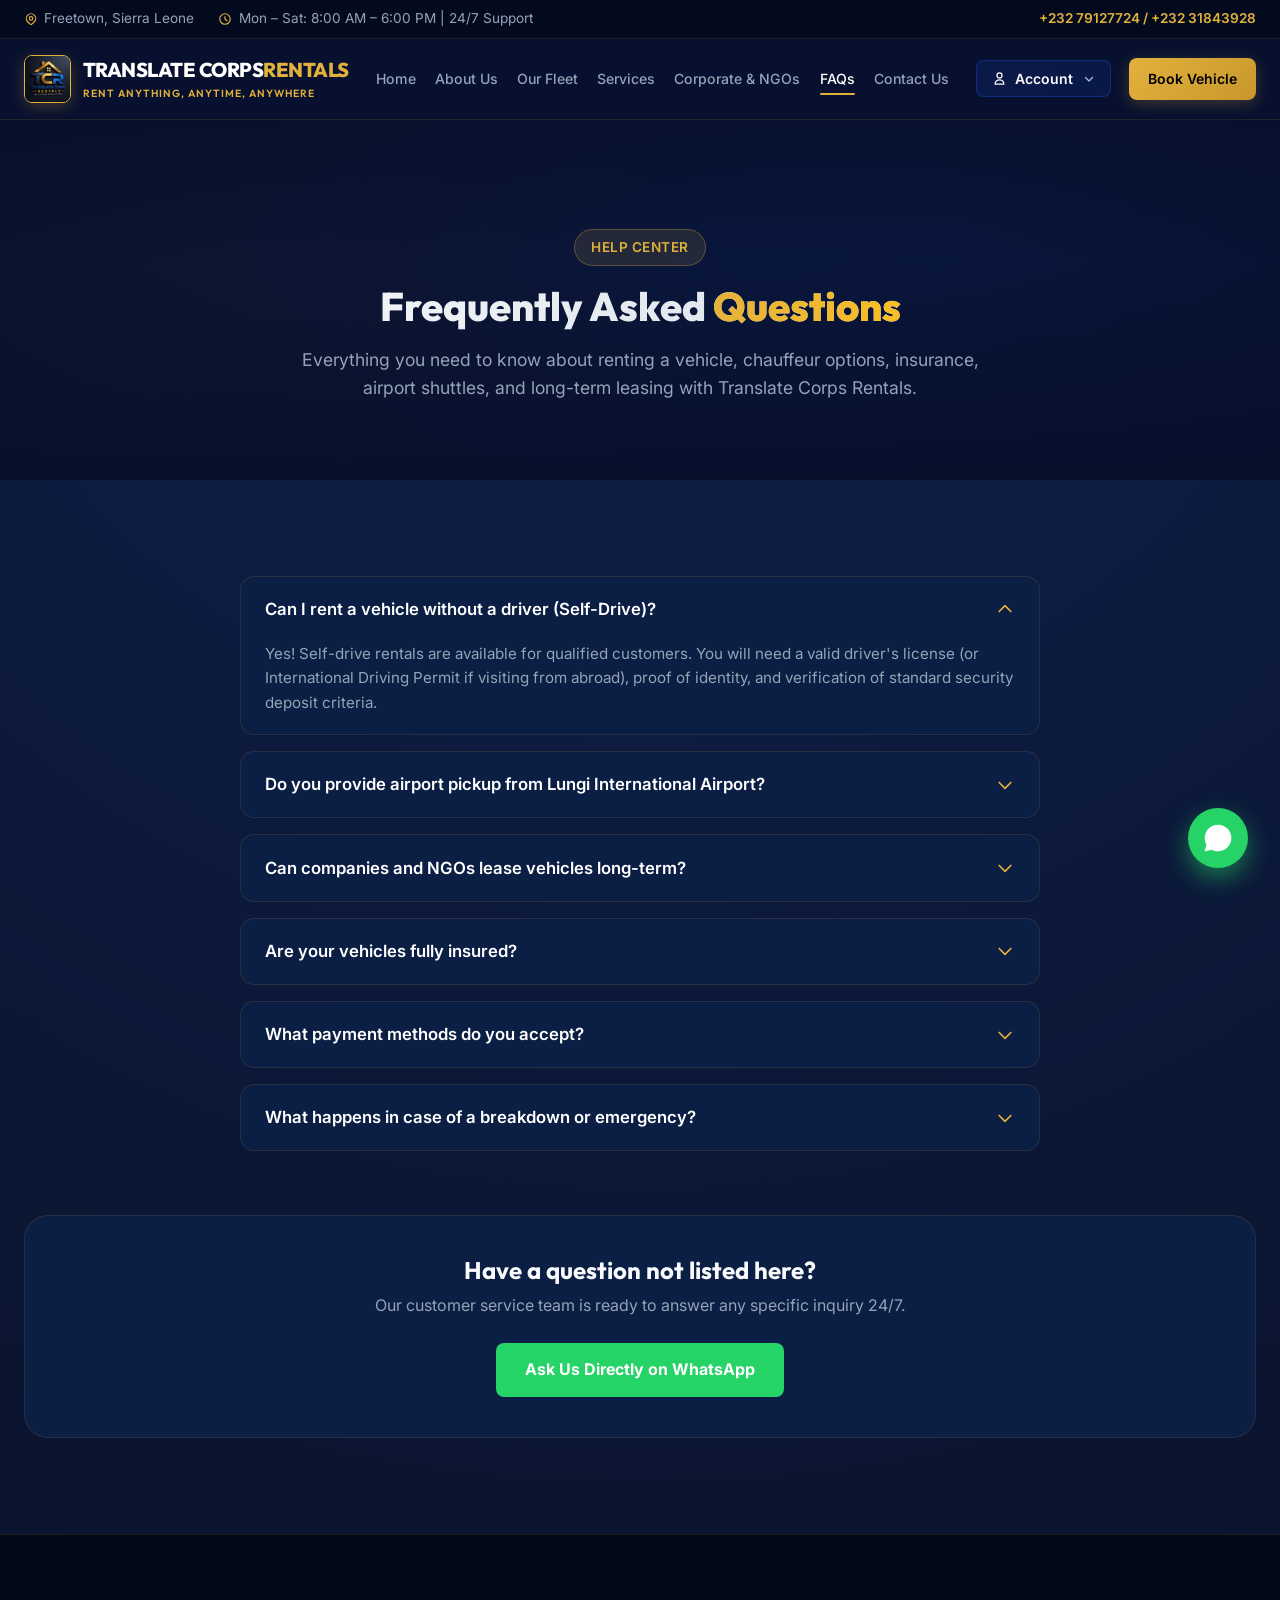
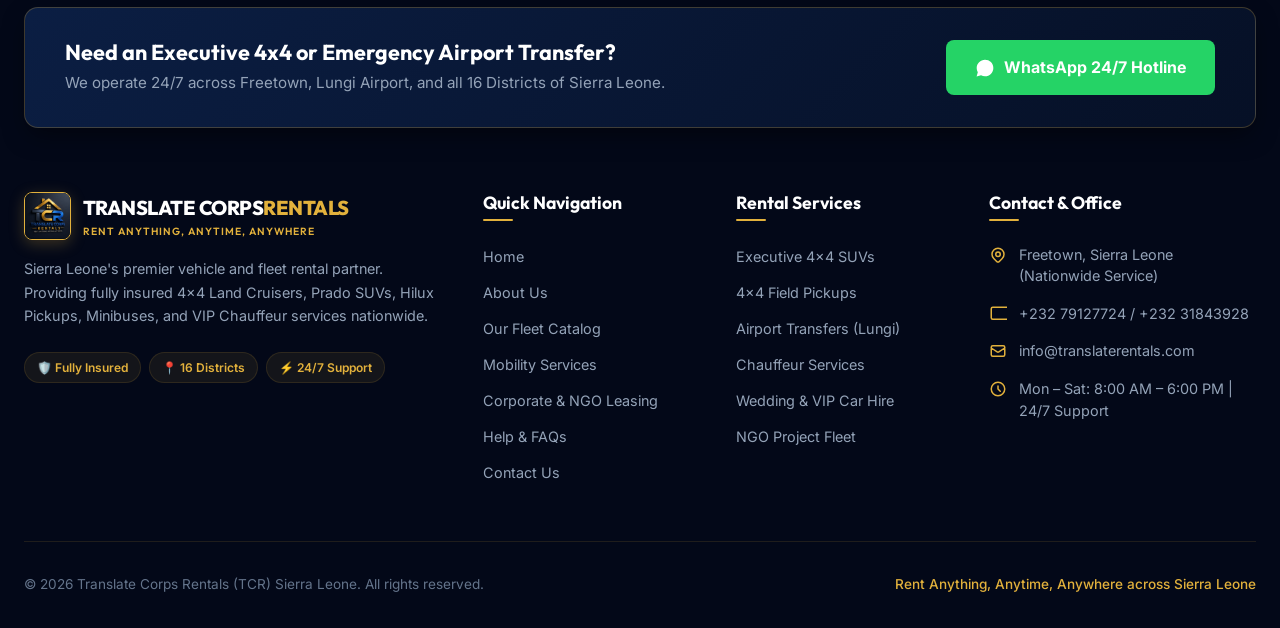
<file: faqs.html>
<!DOCTYPE html>
<html lang="en">
<head>
  <meta charset="UTF-8">
  <meta name="viewport" content="width=device-width, initial-scale=1.0">
  
  <title>Frequently Asked Questions | Translate Corps Rentals Sierra Leone</title>
  <meta name="description" content="Find answers to common questions about car rental in Sierra Leone, self-drive requirements, airport pickups from Lungi Airport, corporate leasing, and vehicle insurance.">

  <link rel="preconnect" href="https://fonts.googleapis.com">
  <link rel="preconnect" href="https://fonts.gstatic.com" crossorigin>
  <link href="https://fonts.googleapis.com/css2?family=Inter:wght@300;400;500;600;700&family=Outfit:wght@400;500;600;700;800&display=swap" rel="stylesheet">
  <link rel="stylesheet" href="css/styles.css">
</head>
<body>

  <!-- Top Bar -->
  <div class="top-bar">
    <div class="container top-bar-content">
      <div class="top-bar-info">
        <div class="top-bar-item">
          <svg fill="none" stroke="currentColor" viewBox="0 0 24 24"><path stroke-linecap="round" stroke-linejoin="round" stroke-width="2" d="M17.657 16.657L13.414 20.9a1.998 1.998 0 01-2.827 0l-4.244-4.243a8 8 0 1111.314 0z"></path><path stroke-linecap="round" stroke-linejoin="round" stroke-width="2" d="M15 11a3 3 0 11-6 0 3 3 0 016 0z"></path></svg>
          Freetown, Sierra Leone
        </div>
        <div class="top-bar-item">
          <svg fill="none" stroke="currentColor" viewBox="0 0 24 24"><path stroke-linecap="round" stroke-linejoin="round" stroke-width="2" d="M12 8v4l3 3m6-3a9 9 0 11-18 0 9 9 0 0118 0z"></path></svg>
          Mon – Sat: 8:00 AM – 6:00 PM | 24/7 Support
        </div>
      </div>
      <div class="top-bar-info">
        <a href="tel:+23279127724" class="top-bar-item" style="color:var(--primary); font-weight:600;">
          +232 79127724 / +232 31843928
        </a>
      </div>
    </div>
  </div>

  <!-- Navbar -->
  <nav class="navbar">
    <div class="container nav-container">
      <a href="index.html" class="logo">
        <img src="images/logo.jpg" alt="TCR Translate Corps Rentals Logo" class="logo-img" />
        <div class="logo-text">
          TRANSLATE CORPS<span>RENTALS</span>
          <span class="logo-tag">Rent Anything, Anytime, Anywhere</span>
        </div>
      </a>

      <ul class="nav-links">
        <li><a href="index.html" class="nav-link">Home</a></li>
        <li><a href="about.html" class="nav-link">About Us</a></li>
        <li><a href="fleet.html" class="nav-link">Our Fleet</a></li>
        <li><a href="services.html" class="nav-link">Services</a></li>
        <li><a href="corporate.html" class="nav-link">Corporate & NGOs</a></li>
        <li><a href="faqs.html" class="nav-link active">FAQs</a></li>
        <li><a href="contact.html" class="nav-link">Contact Us</a></li>
      </ul>

      <div class="nav-cta">
        <a href="fleet.html" class="btn btn-primary btn-sm">Book Vehicle</a>
        <button class="menu-toggle" aria-label="Toggle Navigation">
          <svg width="24" height="24" fill="none" stroke="currentColor" viewBox="0 0 24 24"><path stroke-linecap="round" stroke-linejoin="round" stroke-width="2" d="M4 6h16M4 12h16M4 18h16"></path></svg>
        </button>
      </div>
    </div>
  </nav>

  <!-- Page Banner -->
  <section class="hero" style="min-height: 40vh; padding: 4rem 0 2rem 0;">
    <div class="hero-bg-overlay"></div>
    <div class="container" style="position: relative; z-index: 2; text-align: center;">
      <div class="badge">Help Center</div>
      <h1 class="section-title">Frequently Asked <span>Questions</span></h1>
      <p style="color: var(--text-muted); max-width: 700px; margin: 0 auto; font-size: 1.1rem;">
        Everything you need to know about renting a vehicle, chauffeur options, insurance, airport shuttles, and long-term leasing with Translate Corps Rentals.
      </p>
    </div>
  </section>

  <!-- FAQ List -->
  <section class="section-padding" style="background: rgba(15, 23, 42, 0.4);">
    <div class="container">
      
      <div class="faq-list">
        <!-- FAQ Item 1 -->
        <div class="faq-item active">
          <div class="faq-header">
            <span>Can I rent a vehicle without a driver (Self-Drive)?</span>
            <svg width="20" height="20" fill="none" stroke="currentColor" viewBox="0 0 24 24"><path stroke-linecap="round" stroke-linejoin="round" stroke-width="2" d="M19 9l-7 7-7-7"></path></svg>
          </div>
          <div class="faq-body">
            Yes! Self-drive rentals are available for qualified customers. You will need a valid driver's license (or International Driving Permit if visiting from abroad), proof of identity, and verification of standard security deposit criteria.
          </div>
        </div>

        <!-- FAQ Item 2 -->
        <div class="faq-item">
          <div class="faq-header">
            <span>Do you provide airport pickup from Lungi International Airport?</span>
            <svg width="20" height="20" fill="none" stroke="currentColor" viewBox="0 0 24 24"><path stroke-linecap="round" stroke-linejoin="round" stroke-width="2" d="M19 9l-7 7-7-7"></path></svg>
          </div>
          <div class="faq-body">
            Yes. We provide 24/7 airport pickup and drop-off services throughout Sierra Leone. Our professional driver will meet you directly at the terminal with your name tag, manage your luggage, and coordinate your transfer across to Freetown or upcountry.
          </div>
        </div>

        <!-- FAQ Item 3 -->
        <div class="faq-item">
          <div class="faq-header">
            <span>Can companies and NGOs lease vehicles long-term?</span>
            <svg width="20" height="20" fill="none" stroke="currentColor" viewBox="0 0 24 24"><path stroke-linecap="round" stroke-linejoin="round" stroke-width="2" d="M19 9l-7 7-7-7"></path></svg>
          </div>
          <div class="faq-body">
            Absolutely. We offer customized monthly and yearly leasing packages tailored for NGOs, Embassies, Government Ministries, Mining companies, and donor projects with full routine maintenance, insurance, and replacement vehicle guarantees included.
          </div>
        </div>

        <!-- FAQ Item 4 -->
        <div class="faq-item">
          <div class="faq-header">
            <span>Are your vehicles fully insured?</span>
            <svg width="20" height="20" fill="none" stroke="currentColor" viewBox="0 0 24 24"><path stroke-linecap="round" stroke-linejoin="round" stroke-width="2" d="M19 9l-7 7-7-7"></path></svg>
          </div>
          <div class="faq-body">
            Yes. All our vehicles are fully insured, regularly serviced, and maintained to international safety standards, ensuring every customer enjoys a comfortable and worry-free travel experience.
          </div>
        </div>

        <!-- FAQ Item 5 -->
        <div class="faq-item">
          <div class="faq-header">
            <span>What payment methods do you accept?</span>
            <svg width="20" height="20" fill="none" stroke="currentColor" viewBox="0 0 24 24"><path stroke-linecap="round" stroke-linejoin="round" stroke-width="2" d="M19 9l-7 7-7-7"></path></svg>
          </div>
          <div class="faq-body">
            We accept cash payments in Sierra Leonean Leones (NLe) or USD, bank transfers, corporate purchase orders for registered clients, and mobile money options.
          </div>
        </div>

        <!-- FAQ Item 6 -->
        <div class="faq-item">
          <div class="faq-header">
            <span>What happens in case of a breakdown or emergency?</span>
            <svg width="20" height="20" fill="none" stroke="currentColor" viewBox="0 0 24 24"><path stroke-linecap="round" stroke-linejoin="round" stroke-width="2" d="M19 9l-7 7-7-7"></path></svg>
          </div>
          <div class="faq-body">
            We operate a 24-hour emergency support line. In the unlikely event of a mechanical issue, our mobile maintenance team will assist immediately or dispatch a replacement vehicle to your location anywhere in Sierra Leone.
          </div>
        </div>
      </div>

      <!-- Additional Question Box -->
      <div style="text-align: center; margin-top: 4rem; background: var(--bg-card); border: 1px solid var(--border-color); padding: 2.5rem; border-radius: var(--radius-lg);">
        <h3 style="font-size: 1.5rem; margin-bottom: 0.5rem;">Have a question not listed here?</h3>
        <p style="color: var(--text-muted); margin-bottom: 1.5rem;">Our customer service team is ready to answer any specific inquiry 24/7.</p>
        <a href="https://wa.me/23279127724?text=Hello%20Translate%20Corps%20Rentals,%20I%20have%20a%20question." target="_blank" class="btn btn-whatsapp">
          Ask Us Directly on WhatsApp
        </a>
      </div>

    </div>
  </section>

  <!-- Footer -->
  <footer class="footer">
    <div class="container">
      <div class="footer-top-banner">
        <div class="footer-banner-info">
          <h3>Need an Executive 4x4 or Emergency Airport Transfer?</h3>
          <p>We operate 24/7 across Freetown, Lungi Airport, and all 16 Districts of Sierra Leone.</p>
        </div>
        <div class="footer-banner-action">
          <a href="https://wa.me/23279127724?text=Hello%20Translate%20Corps%20Rentals,%20I%20need%20a%20vehicle%20reservation." target="_blank" class="btn btn-whatsapp">
            <svg width="20" height="20" fill="currentColor" viewBox="0 0 24 24"><path d="M12.012 2c-5.506 0-9.989 4.478-9.99 9.984 0 1.763.459 3.485 1.332 5.002l-1.416 5.176 5.297-1.389c1.464.798 3.118 1.218 4.774 1.219h.004c5.506 0 9.989-4.478 9.99-9.985.001-2.669-1.034-5.178-2.918-7.062a9.919 9.919 0 00-7.073-2.945z"/></svg>
            WhatsApp 24/7 Hotline
          </a>
        </div>
      </div>

      <div class="footer-grid">
        <!-- Column 1: Brand & Overview -->
        <div class="footer-brand">
          <a href="index.html" class="logo">
            <img src="images/logo.jpg" alt="TCR Translate Corps Rentals Logo" class="logo-img" />
            <div class="logo-text">
              TRANSLATE CORPS<span>RENTALS</span>
              <span class="logo-tag">Rent Anything, Anytime, Anywhere</span>
            </div>
          </a>
          <p class="footer-desc">
            Sierra Leone's premier vehicle and fleet rental partner. Providing fully insured 4x4 Land Cruisers, Prado SUVs, Hilux Pickups, Minibuses, and VIP Chauffeur services nationwide.
          </p>
          <div class="footer-badges">
            <span class="footer-badge">🛡️ Fully Insured</span>
            <span class="footer-badge">📍 16 Districts</span>
            <span class="footer-badge">⚡ 24/7 Support</span>
          </div>
        </div>

        <!-- Column 2: Quick Links -->
        <div class="footer-col">
          <h4 class="footer-title">Quick Navigation</h4>
          <ul class="footer-links">
            <li><a href="index.html">Home</a></li>
            <li><a href="about.html">About Us</a></li>
            <li><a href="fleet.html">Our Fleet Catalog</a></li>
            <li><a href="services.html">Mobility Services</a></li>
            <li><a href="corporate.html">Corporate & NGO Leasing</a></li>
            <li><a href="faqs.html">Help & FAQs</a></li>
            <li><a href="contact.html">Contact Us</a></li>
          </ul>
        </div>

        <!-- Column 3: Rental Services -->
        <div class="footer-col">
          <h4 class="footer-title">Rental Services</h4>
          <ul class="footer-links">
            <li><a href="fleet.html">Executive 4x4 SUVs</a></li>
            <li><a href="fleet.html">4x4 Field Pickups</a></li>
            <li><a href="services.html">Airport Transfers (Lungi)</a></li>
            <li><a href="services.html">Chauffeur Services</a></li>
            <li><a href="services.html">Wedding & VIP Car Hire</a></li>
            <li><a href="corporate.html">NGO Project Fleet</a></li>
          </ul>
        </div>

        <!-- Column 4: Contact & Office -->
        <div class="footer-col">
          <h4 class="footer-title">Contact & Office</h4>
          <ul class="footer-contact-list">
            <li>
              <svg width="18" height="18" fill="none" stroke="currentColor" viewBox="0 0 24 24"><path stroke-linecap="round" stroke-linejoin="round" stroke-width="2" d="M17.657 16.657L13.414 20.9a1.998 1.998 0 01-2.827 0l-4.244-4.243a8 8 0 1111.314 0z"></path><path stroke-linecap="round" stroke-linejoin="round" stroke-width="2" d="M15 11a3 3 0 11-6 0 3 3 0 016 0z"></path></svg>
              <span>Freetown, Sierra Leone (Nationwide Service)</span>
            </li>
            <li>
              <svg width="18" height="18" fill="none" stroke="currentColor" viewBox="0 0 24 24"><path stroke-linecap="round" stroke-linejoin="round" stroke-width="2" d="M3 5a2 2 0 012-2h32 2 0 012 2v3.28a1 1 0 01-.684.948l-4.493 1.498a1 1 0 01-1.21-.502l-1.13-2.257a11.042 11.042 0 00-5.516 5.516l2.257 1.13a1 1 0 01.502 1.21l-1.498 4.493a1 1 0 01-.949.684H5a2 2 0 01-2-2V5z"></path></svg>
              <a href="tel:+23279127724">+232 79127724 / +232 31843928</a>
            </li>
            <li>
              <svg width="18" height="18" fill="none" stroke="currentColor" viewBox="0 0 24 24"><path stroke-linecap="round" stroke-linejoin="round" stroke-width="2" d="M3 8l7.89 5.26a2 2 0 002.22 0L21 8M5 19h14a2 2 0 002-2V7a2 2 0 00-2-2H5a2 2 0 00-2 2v10a2 2 0 002 2z"></path></svg>
              <a href="mailto:info@translaterentals.com">info@translaterentals.com</a>
            </li>
            <li>
              <svg width="18" height="18" fill="none" stroke="currentColor" viewBox="0 0 24 24"><path stroke-linecap="round" stroke-linejoin="round" stroke-width="2" d="M12 8v4l3 3m6-3a9 9 0 11-18 0 9 9 0 0118 0z"></path></svg>
              <span>Mon – Sat: 8:00 AM – 6:00 PM | 24/7 Support</span>
            </li>
          </ul>
        </div>
      </div>

      <div class="footer-bottom">
        <p>&copy; 2026 Translate Corps Rentals (TCR) Sierra Leone. All rights reserved.</p>
        <p class="footer-tagline">Rent Anything, Anytime, Anywhere across Sierra Leone</p>
      </div>
    </div>
  </footer>

  <!-- Floating WhatsApp Action Button -->
  <a href="https://wa.me/23279127724?text=Hello%20Translate%20Corps%20Rentals,%20I%20have%20an%20inquiry." target="_blank" class="floating-whatsapp" aria-label="Chat on WhatsApp">
    <svg width="32" height="32" fill="currentColor" viewBox="0 0 24 24"><path d="M12.012 2c-5.506 0-9.989 4.478-9.99 9.984 0 1.763.459 3.485 1.332 5.002l-1.416 5.176 5.297-1.389c1.464.798 3.118 1.218 4.774 1.219h.004c5.506 0 9.989-4.478 9.99-9.985.001-2.669-1.034-5.178-2.918-7.062a9.919 9.919 0 00-7.073-2.945z"/></svg>
  </a>

  <script src="js/app.js"></script>
</body>
</html>
</file>
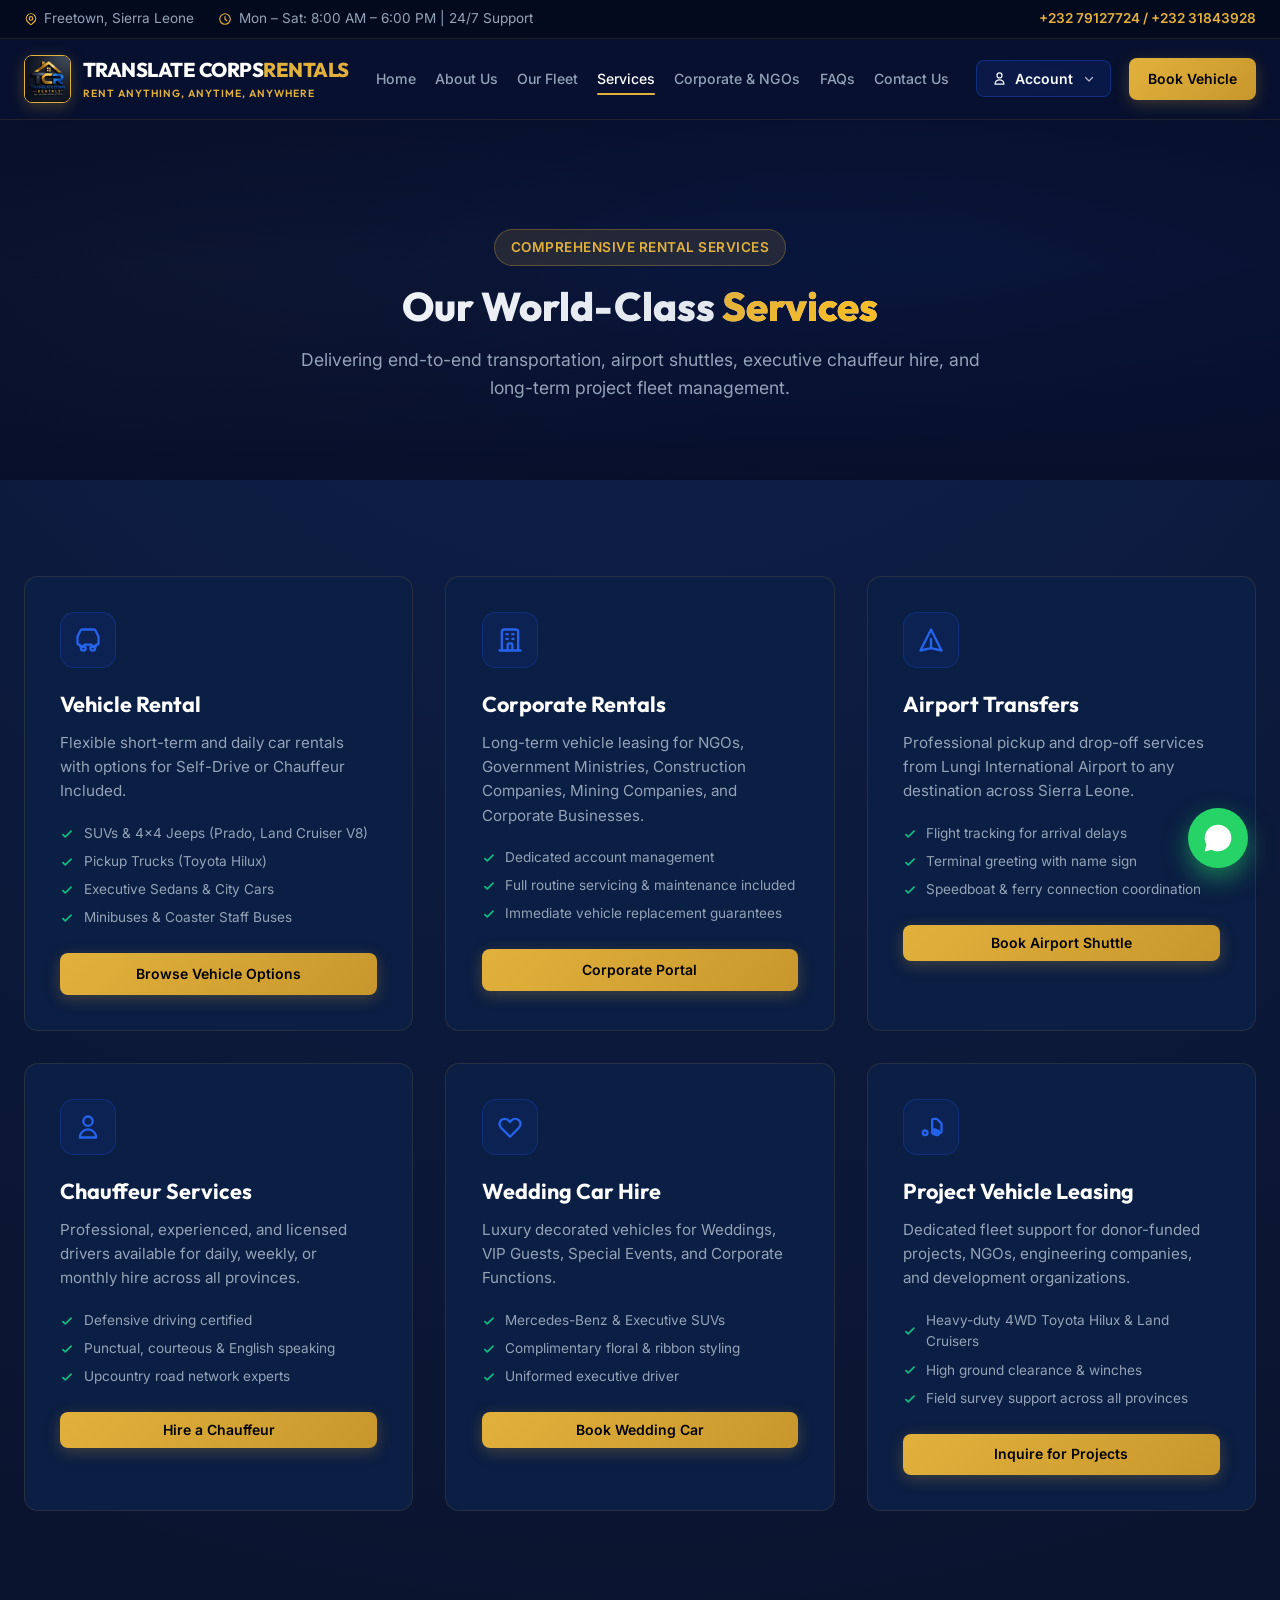
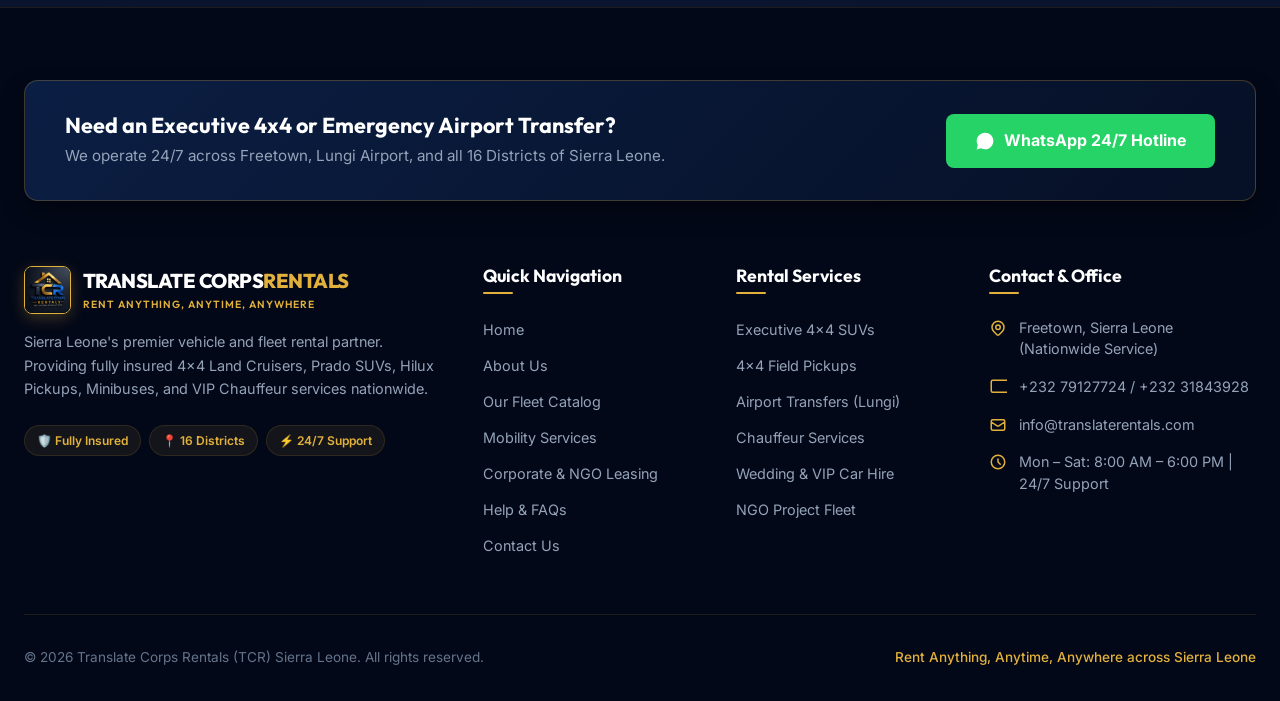
<file: services.html>
<!DOCTYPE html>
<html lang="en">
<head>
  <meta charset="UTF-8">
  <meta name="viewport" content="width=device-width, initial-scale=1.0">
  
  <title>Our Services | Translate Corps Rentals Sierra Leone</title>
  <meta name="description" content="Explore our rental services in Sierra Leone: Vehicle Rentals, Corporate Leasing, Airport Transfers from Lungi, Chauffeur Hire, Wedding Cars, and Heavy Equipment.">

  <link rel="preconnect" href="https://fonts.googleapis.com">
  <link rel="preconnect" href="https://fonts.gstatic.com" crossorigin>
  <link href="https://fonts.googleapis.com/css2?family=Inter:wght@300;400;500;600;700&family=Outfit:wght@400;500;600;700;800&display=swap" rel="stylesheet">
  <link rel="stylesheet" href="css/styles.css">
</head>
<body>

  <!-- Top Bar -->
  <div class="top-bar">
    <div class="container top-bar-content">
      <div class="top-bar-info">
        <div class="top-bar-item">
          <svg fill="none" stroke="currentColor" viewBox="0 0 24 24"><path stroke-linecap="round" stroke-linejoin="round" stroke-width="2" d="M17.657 16.657L13.414 20.9a1.998 1.998 0 01-2.827 0l-4.244-4.243a8 8 0 1111.314 0z"></path><path stroke-linecap="round" stroke-linejoin="round" stroke-width="2" d="M15 11a3 3 0 11-6 0 3 3 0 016 0z"></path></svg>
          Freetown, Sierra Leone
        </div>
        <div class="top-bar-item">
          <svg fill="none" stroke="currentColor" viewBox="0 0 24 24"><path stroke-linecap="round" stroke-linejoin="round" stroke-width="2" d="M12 8v4l3 3m6-3a9 9 0 11-18 0 9 9 0 0118 0z"></path></svg>
          Mon – Sat: 8:00 AM – 6:00 PM | 24/7 Support
        </div>
      </div>
      <div class="top-bar-info">
        <a href="tel:+23279127724" class="top-bar-item" style="color:var(--primary); font-weight:600;">
          +232 79127724 / +232 31843928
        </a>
      </div>
    </div>
  </div>

  <!-- Navbar -->
  <nav class="navbar">
    <div class="container nav-container">
      <a href="index.html" class="logo">
        <img src="images/logo.jpg" alt="TCR Translate Corps Rentals Logo" class="logo-img" />
        <div class="logo-text">
          TRANSLATE CORPS<span>RENTALS</span>
          <span class="logo-tag">Rent Anything, Anytime, Anywhere</span>
        </div>
      </a>

      <ul class="nav-links">
        <li><a href="index.html" class="nav-link">Home</a></li>
        <li><a href="about.html" class="nav-link">About Us</a></li>
        <li><a href="fleet.html" class="nav-link">Our Fleet</a></li>
        <li><a href="services.html" class="nav-link active">Services</a></li>
        <li><a href="corporate.html" class="nav-link">Corporate & NGOs</a></li>
        <li><a href="faqs.html" class="nav-link">FAQs</a></li>
        <li><a href="contact.html" class="nav-link">Contact Us</a></li>
      </ul>

      <div class="nav-cta">
        <a href="fleet.html" class="btn btn-primary btn-sm">Book Vehicle</a>
        <button class="menu-toggle" aria-label="Toggle Navigation">
          <svg width="24" height="24" fill="none" stroke="currentColor" viewBox="0 0 24 24"><path stroke-linecap="round" stroke-linejoin="round" stroke-width="2" d="M4 6h16M4 12h16M4 18h16"></path></svg>
        </button>
      </div>
    </div>
  </nav>

  <!-- Page Banner -->
  <section class="hero" style="min-height: 40vh; padding: 4rem 0 2rem 0;">
    <div class="hero-bg-overlay"></div>
    <div class="container" style="position: relative; z-index: 2; text-align: center;">
      <div class="badge">Comprehensive Rental Services</div>
      <h1 class="section-title">Our World-Class <span>Services</span></h1>
      <p style="color: var(--text-muted); max-width: 700px; margin: 0 auto; font-size: 1.1rem;">
        Delivering end-to-end transportation, airport shuttles, executive chauffeur hire, and long-term project fleet management.
      </p>
    </div>
  </section>

  <!-- Services Grid Detailed -->
  <section class="section-padding" style="background: rgba(15, 23, 42, 0.4);">
    <div class="container">
      <div class="services-grid">
        
        <!-- 1. Vehicle Rental -->
        <div class="service-card">
          <div class="service-icon">
            <svg width="28" height="28" fill="none" stroke="currentColor" viewBox="0 0 24 24"><path stroke-linecap="round" stroke-linejoin="round" stroke-width="2" d="M8 17a2 2 0 100 4 2 2 0 000-4zm8 0a2 2 0 100 4 2 2 0 000-4zM3 9l2.25-4.5A2 2 0 017.032 3h9.936a2 2 0 011.782 1.5L21 9v6a1 1 0 01-1 1h-1a2 2 0 01-4 0H9a2 2 0 01-4 0H4a1 1 0 01-1-1V9z"></path></svg>
          </div>
          <h3 class="service-title">Vehicle Rental</h3>
          <p class="service-desc">
            Flexible short-term and daily car rentals with options for Self-Drive or Chauffeur Included.
          </p>
          <ul class="service-features" style="margin-bottom: 1.5rem;">
            <li><svg fill="none" stroke="currentColor" viewBox="0 0 24 24"><path stroke-linecap="round" stroke-linejoin="round" stroke-width="3" d="M5 13l4 4L19 7"></path></svg> SUVs & 4x4 Jeeps (Prado, Land Cruiser V8)</li>
            <li><svg fill="none" stroke="currentColor" viewBox="0 0 24 24"><path stroke-linecap="round" stroke-linejoin="round" stroke-width="3" d="M5 13l4 4L19 7"></path></svg> Pickup Trucks (Toyota Hilux)</li>
            <li><svg fill="none" stroke="currentColor" viewBox="0 0 24 24"><path stroke-linecap="round" stroke-linejoin="round" stroke-width="3" d="M5 13l4 4L19 7"></path></svg> Executive Sedans & City Cars</li>
            <li><svg fill="none" stroke="currentColor" viewBox="0 0 24 24"><path stroke-linecap="round" stroke-linejoin="round" stroke-width="3" d="M5 13l4 4L19 7"></path></svg> Minibuses & Coaster Staff Buses</li>
          </ul>
          <a href="fleet.html" class="btn btn-primary btn-sm" style="width: 100%;">Browse Vehicle Options</a>
        </div>

        <!-- 2. Corporate Rentals -->
        <div class="service-card">
          <div class="service-icon">
            <svg width="28" height="28" fill="none" stroke="currentColor" viewBox="0 0 24 24"><path stroke-linecap="round" stroke-linejoin="round" stroke-width="2" d="M19 21V5a2 2 0 00-2-2H7a2 2 0 00-2 2v16m14 0h2m-2 0h-5m-9 0H3m2 0h5M9 7h1m-1 4h1m4-4h1m-1 4h1m-5 10v-5a1 1 0 011-1h2a1 1 0 011 1v5m-4 0h4"></path></svg>
          </div>
          <h3 class="service-title">Corporate Rentals</h3>
          <p class="service-desc">
            Long-term vehicle leasing for NGOs, Government Ministries, Construction Companies, Mining Companies, and Corporate Businesses.
          </p>
          <ul class="service-features" style="margin-bottom: 1.5rem;">
            <li><svg fill="none" stroke="currentColor" viewBox="0 0 24 24"><path stroke-linecap="round" stroke-linejoin="round" stroke-width="3" d="M5 13l4 4L19 7"></path></svg> Dedicated account management</li>
            <li><svg fill="none" stroke="currentColor" viewBox="0 0 24 24"><path stroke-linecap="round" stroke-linejoin="round" stroke-width="3" d="M5 13l4 4L19 7"></path></svg> Full routine servicing & maintenance included</li>
            <li><svg fill="none" stroke="currentColor" viewBox="0 0 24 24"><path stroke-linecap="round" stroke-linejoin="round" stroke-width="3" d="M5 13l4 4L19 7"></path></svg> Immediate vehicle replacement guarantees</li>
          </ul>
          <a href="corporate.html" class="btn btn-primary btn-sm" style="width: 100%;">Corporate Portal</a>
        </div>

        <!-- 3. Airport Transfers -->
        <div class="service-card">
          <div class="service-icon">
            <svg width="28" height="28" fill="none" stroke="currentColor" viewBox="0 0 24 24"><path stroke-linecap="round" stroke-linejoin="round" stroke-width="2" d="M12 19l9 2-9-18-9 18 9-2zm0 0v-8"></path></svg>
          </div>
          <h3 class="service-title">Airport Transfers</h3>
          <p class="service-desc">
            Professional pickup and drop-off services from Lungi International Airport to any destination across Sierra Leone.
          </p>
          <ul class="service-features" style="margin-bottom: 1.5rem;">
            <li><svg fill="none" stroke="currentColor" viewBox="0 0 24 24"><path stroke-linecap="round" stroke-linejoin="round" stroke-width="3" d="M5 13l4 4L19 7"></path></svg> Flight tracking for arrival delays</li>
            <li><svg fill="none" stroke="currentColor" viewBox="0 0 24 24"><path stroke-linecap="round" stroke-linejoin="round" stroke-width="3" d="M5 13l4 4L19 7"></path></svg> Terminal greeting with name sign</li>
            <li><svg fill="none" stroke="currentColor" viewBox="0 0 24 24"><path stroke-linecap="round" stroke-linejoin="round" stroke-width="3" d="M5 13l4 4L19 7"></path></svg> Speedboat & ferry connection coordination</li>
          </ul>
          <button onclick="openBookingModal('toyota-prado', { pickupLoc: 'Lungi International Airport' })" class="btn btn-primary btn-sm" style="width: 100%;">Book Airport Shuttle</button>
        </div>

        <!-- 4. Chauffeur Services -->
        <div class="service-card">
          <div class="service-icon">
            <svg width="28" height="28" fill="none" stroke="currentColor" viewBox="0 0 24 24"><path stroke-linecap="round" stroke-linejoin="round" stroke-width="2" d="M16 7a4 4 0 11-8 0 4 4 0 018 0zM12 14a7 7 0 00-7 7h14a7 7 0 00-7-7z"></path></svg>
          </div>
          <h3 class="service-title">Chauffeur Services</h3>
          <p class="service-desc">
            Professional, experienced, and licensed drivers available for daily, weekly, or monthly hire across all provinces.
          </p>
          <ul class="service-features" style="margin-bottom: 1.5rem;">
            <li><svg fill="none" stroke="currentColor" viewBox="0 0 24 24"><path stroke-linecap="round" stroke-linejoin="round" stroke-width="3" d="M5 13l4 4L19 7"></path></svg> Defensive driving certified</li>
            <li><svg fill="none" stroke="currentColor" viewBox="0 0 24 24"><path stroke-linecap="round" stroke-linejoin="round" stroke-width="3" d="M5 13l4 4L19 7"></path></svg> Punctual, courteous & English speaking</li>
            <li><svg fill="none" stroke="currentColor" viewBox="0 0 24 24"><path stroke-linecap="round" stroke-linejoin="round" stroke-width="3" d="M5 13l4 4L19 7"></path></svg> Upcountry road network experts</li>
          </ul>
          <button onclick="openBookingModal('toyota-prado')" class="btn btn-primary btn-sm" style="width: 100%;">Hire a Chauffeur</button>
        </div>

        <!-- 5. Wedding Car Hire -->
        <div class="service-card">
          <div class="service-icon">
            <svg width="28" height="28" fill="none" stroke="currentColor" viewBox="0 0 24 24"><path stroke-linecap="round" stroke-linejoin="round" stroke-width="2" d="M4.318 6.318a4.5 4.5 0 000 6.364L12 20.364l7.682-7.682a4.5 4.5 0 00-6.364-6.364L12 7.636l-1.318-1.318a4.5 4.5 0 00-6.364 0z"></path></svg>
          </div>
          <h3 class="service-title">Wedding Car Hire</h3>
          <p class="service-desc">
            Luxury decorated vehicles for Weddings, VIP Guests, Special Events, and Corporate Functions.
          </p>
          <ul class="service-features" style="margin-bottom: 1.5rem;">
            <li><svg fill="none" stroke="currentColor" viewBox="0 0 24 24"><path stroke-linecap="round" stroke-linejoin="round" stroke-width="3" d="M5 13l4 4L19 7"></path></svg> Mercedes-Benz & Executive SUVs</li>
            <li><svg fill="none" stroke="currentColor" viewBox="0 0 24 24"><path stroke-linecap="round" stroke-linejoin="round" stroke-width="3" d="M5 13l4 4L19 7"></path></svg> Complimentary floral & ribbon styling</li>
            <li><svg fill="none" stroke="currentColor" viewBox="0 0 24 24"><path stroke-linecap="round" stroke-linejoin="round" stroke-width="3" d="M5 13l4 4L19 7"></path></svg> Uniformed executive driver</li>
          </ul>
          <button onclick="openBookingModal('wedding-mercedes')" class="btn btn-primary btn-sm" style="width: 100%;">Book Wedding Car</button>
        </div>

        <!-- 6. Project Vehicle Leasing -->
        <div class="service-card">
          <div class="service-icon">
            <svg width="28" height="28" fill="none" stroke="currentColor" viewBox="0 0 24 24"><path stroke-linecap="round" stroke-linejoin="round" stroke-width="2" d="M9 17a2 2 0 11-4 0 2 2 0 014 0zM19 17a2 2 0 11-4 0 2 2 0 014 0z"></path><path stroke-linecap="round" stroke-linejoin="round" stroke-width="2" d="M13 16V6a1 1 0 011-1h2.586a1 1 0 01.707.293l3.414 3.414a1 1 0 01.293.707V16a1 1 0 01-1 1h-1m-6-1a2 2 0 104 0m-4 0a2 2 0 114 0"></path></svg>
          </div>
          <h3 class="service-title">Project Vehicle Leasing</h3>
          <p class="service-desc">
            Dedicated fleet support for donor-funded projects, NGOs, engineering companies, and development organizations.
          </p>
          <ul class="service-features" style="margin-bottom: 1.5rem;">
            <li><svg fill="none" stroke="currentColor" viewBox="0 0 24 24"><path stroke-linecap="round" stroke-linejoin="round" stroke-width="3" d="M5 13l4 4L19 7"></path></svg> Heavy-duty 4WD Toyota Hilux & Land Cruisers</li>
            <li><svg fill="none" stroke="currentColor" viewBox="0 0 24 24"><path stroke-linecap="round" stroke-linejoin="round" stroke-width="3" d="M5 13l4 4L19 7"></path></svg> High ground clearance & winches</li>
            <li><svg fill="none" stroke="currentColor" viewBox="0 0 24 24"><path stroke-linecap="round" stroke-linejoin="round" stroke-width="3" d="M5 13l4 4L19 7"></path></svg> Field survey support across all provinces</li>
          </ul>
          <a href="corporate.html" class="btn btn-primary btn-sm" style="width: 100%;">Inquire for Projects</a>
        </div>

      </div>
    </div>
  </section>

  <!-- Booking Modal -->
  <div id="booking-modal" class="modal-overlay">
    <div class="modal-card">
      <button id="modal-close-btn" class="modal-close">&times;</button>
      <div style="margin-bottom: 1.5rem;">
        <span class="badge">Instant Reservation</span>
        <h3 id="modal-vehicle-name" style="font-size: 1.8rem; margin-top: 0.3rem;">Vehicle Name</h3>
        <p id="modal-vehicle-price" style="color: var(--primary); font-weight: 700; font-size: 1.2rem;">NLe 3,450 / day</p>
      </div>

      <form id="modal-booking-form">
        <input type="hidden" id="modal-vehicle-id" value="" />
        
        <div class="form-row">
          <div class="form-group">
            <label class="form-label">Your Full Name</label>
            <input type="text" id="client-name" class="form-input" placeholder="e.g. Osman Bangura" required />
          </div>
          <div class="form-group">
            <label class="form-label">Phone / WhatsApp</label>
            <input type="tel" id="client-phone" class="form-input" placeholder="e.g. +232 79 123 456" required />
          </div>
        </div>

        <div class="form-row">
          <div class="form-group">
            <label class="form-label">Service Type</label>
            <select id="modal-service-type" class="form-select">
              <option value="Daily Vehicle Rental">Daily Vehicle Rental</option>
              <option value="Airport Transfer">Airport Transfer (Lungi)</option>
              <option value="Corporate / Long Term Lease">Corporate / Long Term Lease</option>
              <option value="Wedding / VIP Chauffeur">Wedding / VIP Chauffeur</option>
            </select>
          </div>
          <div class="form-group">
            <label class="form-label">Driver Option</label>
            <select id="modal-driver-opt" class="form-select">
              <option value="Chauffeur Included">With Professional Driver</option>
              <option value="Self Drive">Self-Drive</option>
            </select>
          </div>
        </div>

        <div class="form-group">
          <label class="form-label">Pickup Location</label>
          <input type="text" id="modal-pickup-loc" class="form-input" value="Freetown, Sierra Leone" required />
        </div>

        <div class="form-row">
          <div class="form-group">
            <label class="form-label">Pickup Date</label>
            <input type="date" id="modal-pickup-date" class="form-input" required />
          </div>
          <div class="form-group">
            <label class="form-label">Return Date</label>
            <input type="date" id="modal-return-date" class="form-input" required />
          </div>
        </div>

        <div class="form-group">
          <label class="form-label">Special Requests / Notes (Optional)</label>
          <textarea id="modal-notes" class="form-input" rows="2" placeholder="e.g. Flight number, extra luggage space, baby seat needed..."></textarea>
        </div>

        <button type="submit" class="btn btn-whatsapp" style="width: 100%; margin-top: 1rem; justify-content: center;">
          <svg width="20" height="20" fill="currentColor" viewBox="0 0 24 24"><path d="M12.012 2c-5.506 0-9.989 4.478-9.99 9.984 0 1.763.459 3.485 1.332 5.002l-1.416 5.176 5.297-1.389c1.464.798 3.118 1.218 4.774 1.219h.004c5.506 0 9.989-4.478 9.99-9.985.001-2.669-1.034-5.178-2.918-7.062a9.919 9.919 0 00-7.073-2.945z"/></svg>
          Confirm Reservation on WhatsApp
        </button>
      </form>
    </div>
  </div>

  <!-- Footer -->
  <footer class="footer">
    <div class="container">
      <div class="footer-top-banner">
        <div class="footer-banner-info">
          <h3>Need an Executive 4x4 or Emergency Airport Transfer?</h3>
          <p>We operate 24/7 across Freetown, Lungi Airport, and all 16 Districts of Sierra Leone.</p>
        </div>
        <div class="footer-banner-action">
          <a href="https://wa.me/23279127724?text=Hello%20Translate%20Corps%20Rentals,%20I%20need%20a%20vehicle%20reservation." target="_blank" class="btn btn-whatsapp">
            <svg width="20" height="20" fill="currentColor" viewBox="0 0 24 24"><path d="M12.012 2c-5.506 0-9.989 4.478-9.99 9.984 0 1.763.459 3.485 1.332 5.002l-1.416 5.176 5.297-1.389c1.464.798 3.118 1.218 4.774 1.219h.004c5.506 0 9.989-4.478 9.99-9.985.001-2.669-1.034-5.178-2.918-7.062a9.919 9.919 0 00-7.073-2.945z"/></svg>
            WhatsApp 24/7 Hotline
          </a>
        </div>
      </div>

      <div class="footer-grid">
        <!-- Column 1: Brand & Overview -->
        <div class="footer-brand">
          <a href="index.html" class="logo">
            <img src="images/logo.jpg" alt="TCR Translate Corps Rentals Logo" class="logo-img" />
            <div class="logo-text">
              TRANSLATE CORPS<span>RENTALS</span>
              <span class="logo-tag">Rent Anything, Anytime, Anywhere</span>
            </div>
          </a>
          <p class="footer-desc">
            Sierra Leone's premier vehicle and fleet rental partner. Providing fully insured 4x4 Land Cruisers, Prado SUVs, Hilux Pickups, Minibuses, and VIP Chauffeur services nationwide.
          </p>
          <div class="footer-badges">
            <span class="footer-badge">🛡️ Fully Insured</span>
            <span class="footer-badge">📍 16 Districts</span>
            <span class="footer-badge">⚡ 24/7 Support</span>
          </div>
        </div>

        <!-- Column 2: Quick Links -->
        <div class="footer-col">
          <h4 class="footer-title">Quick Navigation</h4>
          <ul class="footer-links">
            <li><a href="index.html">Home</a></li>
            <li><a href="about.html">About Us</a></li>
            <li><a href="fleet.html">Our Fleet Catalog</a></li>
            <li><a href="services.html">Mobility Services</a></li>
            <li><a href="corporate.html">Corporate & NGO Leasing</a></li>
            <li><a href="faqs.html">Help & FAQs</a></li>
            <li><a href="contact.html">Contact Us</a></li>
          </ul>
        </div>

        <!-- Column 3: Rental Services -->
        <div class="footer-col">
          <h4 class="footer-title">Rental Services</h4>
          <ul class="footer-links">
            <li><a href="fleet.html">Executive 4x4 SUVs</a></li>
            <li><a href="fleet.html">4x4 Field Pickups</a></li>
            <li><a href="services.html">Airport Transfers (Lungi)</a></li>
            <li><a href="services.html">Chauffeur Services</a></li>
            <li><a href="services.html">Wedding & VIP Car Hire</a></li>
            <li><a href="corporate.html">NGO Project Fleet</a></li>
          </ul>
        </div>

        <!-- Column 4: Contact & Office -->
        <div class="footer-col">
          <h4 class="footer-title">Contact & Office</h4>
          <ul class="footer-contact-list">
            <li>
              <svg width="18" height="18" fill="none" stroke="currentColor" viewBox="0 0 24 24"><path stroke-linecap="round" stroke-linejoin="round" stroke-width="2" d="M17.657 16.657L13.414 20.9a1.998 1.998 0 01-2.827 0l-4.244-4.243a8 8 0 1111.314 0z"></path><path stroke-linecap="round" stroke-linejoin="round" stroke-width="2" d="M15 11a3 3 0 11-6 0 3 3 0 016 0z"></path></svg>
              <span>Freetown, Sierra Leone (Nationwide Service)</span>
            </li>
            <li>
              <svg width="18" height="18" fill="none" stroke="currentColor" viewBox="0 0 24 24"><path stroke-linecap="round" stroke-linejoin="round" stroke-width="2" d="M3 5a2 2 0 012-2h32 2 0 012 2v3.28a1 1 0 01-.684.948l-4.493 1.498a1 1 0 01-1.21-.502l-1.13-2.257a11.042 11.042 0 00-5.516 5.516l2.257 1.13a1 1 0 01.502 1.21l-1.498 4.493a1 1 0 01-.949.684H5a2 2 0 01-2-2V5z"></path></svg>
              <a href="tel:+23279127724">+232 79127724 / +232 31843928</a>
            </li>
            <li>
              <svg width="18" height="18" fill="none" stroke="currentColor" viewBox="0 0 24 24"><path stroke-linecap="round" stroke-linejoin="round" stroke-width="2" d="M3 8l7.89 5.26a2 2 0 002.22 0L21 8M5 19h14a2 2 0 002-2V7a2 2 0 00-2-2H5a2 2 0 00-2 2v10a2 2 0 002 2z"></path></svg>
              <a href="mailto:info@translaterentals.com">info@translaterentals.com</a>
            </li>
            <li>
              <svg width="18" height="18" fill="none" stroke="currentColor" viewBox="0 0 24 24"><path stroke-linecap="round" stroke-linejoin="round" stroke-width="2" d="M12 8v4l3 3m6-3a9 9 0 11-18 0 9 9 0 0118 0z"></path></svg>
              <span>Mon – Sat: 8:00 AM – 6:00 PM | 24/7 Support</span>
            </li>
          </ul>
        </div>
      </div>

      <div class="footer-bottom">
        <p>&copy; 2026 Translate Corps Rentals (TCR) Sierra Leone. All rights reserved.</p>
        <p class="footer-tagline">Rent Anything, Anytime, Anywhere across Sierra Leone</p>
      </div>
    </div>
  </footer>

  <!-- Floating WhatsApp Action Button -->
  <a href="https://wa.me/23279127724?text=Hello%20Translate%20Corps%20Rentals,%20I%20have%20an%20inquiry." target="_blank" class="floating-whatsapp" aria-label="Chat on WhatsApp">
    <svg width="32" height="32" fill="currentColor" viewBox="0 0 24 24"><path d="M12.012 2c-5.506 0-9.989 4.478-9.99 9.984 0 1.763.459 3.485 1.332 5.002l-1.416 5.176 5.297-1.389c1.464.798 3.118 1.218 4.774 1.219h.004c5.506 0 9.989-4.478 9.99-9.985.001-2.669-1.034-5.178-2.918-7.062a9.919 9.919 0 00-7.073-2.945z"/></svg>
  </a>

  <script src="js/app.js"></script>
</body>
</html>
</file>
<file: css/styles.css>
/* ==========================================================================
   TRANSLYTE RENTALS SIERRA LEONE - PREMIUM DESIGN SYSTEM & STYLESHEET
   ========================================================================== */

@import url('https://fonts.googleapis.com/css2?family=Inter:wght@300;400;500;600;700&family=Outfit:wght@400;500;600;700;800&display=swap');

:root {
  /* Color Palette - Premium Blue & Gold Theme */
  --bg-dark: #070F2B;          /* Deep Midnight Blue */
  --bg-card: #0B1E43;          /* Rich Navy Card */
  --bg-card-hover: #142F63;    /* Hover Navy Card */
  --bg-nav: rgba(7, 15, 43, 0.9);
  
  --primary: #E2B13C;          /* Premium Gold */
  --primary-hover: #C7972D;    /* Darker Gold */
  --primary-glow: rgba(226, 177, 60, 0.25);
  
  --secondary: #1D4ED8;        /* Royal Blue */
  --secondary-hover: #2563EB;  /* Bright Royal Blue */
  --secondary-glow: rgba(29, 78, 216, 0.25);

  --accent-green: #10B981;     /* Success / Verified green */
  
  --text-main: #F8FAFC;
  --text-muted: #94A3B8;
  --text-dim: #64748B;
  
  --border-color: rgba(226, 177, 60, 0.12); /* Subtle Gold Border */
  --border-light: rgba(226, 177, 60, 0.25); /* Gold Highlight Border */
  
  --radius-sm: 8px;
  --radius-md: 14px;
  --radius-lg: 24px;
  --radius-full: 9999px;
  
  --shadow-sm: 0 4px 6px -1px rgba(0, 0, 0, 0.3);
  --shadow-md: 0 10px 25px -5px rgba(0, 0, 0, 0.5);
  --shadow-lg: 0 20px 40px -10px rgba(0, 0, 0, 0.7);
  --shadow-glow: 0 0 25px var(--primary-glow);
  
  --transition: all 0.3s cubic-bezier(0.4, 0, 0.2, 1);
  --max-width: 1280px;
}

/* Reset & Base */
*, *::before, *::after {
  box-sizing: border-box;
  margin: 0;
  padding: 0;
}

html {
  scroll-behavior: smooth;
  font-family: 'Inter', sans-serif;
  background-color: var(--bg-dark);
  color: var(--text-main);
  line-height: 1.6;
  width: 100%;
  max-width: 100vw;
  overflow-x: hidden;
}

body {
  width: 100%;
  max-width: 100vw;
  overflow-x: hidden;
  position: relative;
  background: radial-gradient(circle at 50% 0%, #0D2866 0%, var(--bg-dark) 80%);
}

h1, h2, h3, h4, h5, h6 {
  font-family: 'Outfit', sans-serif;
  color: var(--text-main);
  line-height: 1.2;
}

a {
  color: inherit;
  text-decoration: none;
  transition: var(--transition);
}

img {
  max-width: 100%;
  height: auto;
  display: block;
}

button, input, select, textarea {
  font-family: inherit;
  font-size: inherit;
  outline: none;
  border: none;
}

/* Utility Containers */
.container {
  width: 100%;
  max-width: var(--max-width);
  margin: 0 auto;
  padding: 0 1.5rem;
  box-sizing: border-box;
}

.section-padding {
  padding: 6rem 0;
}

.section-header {
  text-align: center;
  max-width: 750px;
  margin: 0 auto 4rem auto;
}

.badge {
  display: inline-flex;
  align-items: center;
  gap: 0.5rem;
  padding: 0.4rem 1rem;
  background: rgba(226, 177, 60, 0.12);
  border: 1px solid rgba(226, 177, 60, 0.3);
  color: var(--primary);
  border-radius: var(--radius-full);
  font-size: 0.85rem;
  font-weight: 600;
  letter-spacing: 0.5px;
  text-transform: uppercase;
  margin-bottom: 1rem;
}

.section-title {
  font-size: 2.5rem;
  font-weight: 800;
  margin-bottom: 1rem;
  background: linear-gradient(135deg, #FFFFFF 0%, #CBD5E1 100%);
  -webkit-background-clip: text;
  -webkit-text-fill-color: transparent;
}

.section-title span {
  background: linear-gradient(135deg, var(--primary) 0%, #FBBF24 100%);
  -webkit-background-clip: text;
  -webkit-text-fill-color: transparent;
}

.section-subtitle {
  color: var(--text-muted);
  font-size: 1.1rem;
}

/* Buttons */
.btn {
  display: inline-flex;
  align-items: center;
  justify-content: center;
  gap: 0.6rem;
  padding: 0.9rem 1.8rem;
  border-radius: var(--radius-sm);
  font-weight: 600;
  font-size: 1rem;
  cursor: pointer;
  transition: var(--transition);
  position: relative;
  overflow: hidden;
  white-space: nowrap;
}

.btn-primary {
  background: linear-gradient(135deg, var(--primary) 0%, var(--primary-hover) 100%);
  color: #000;
  box-shadow: 0 4px 15px var(--primary-glow);
}

.btn-primary:hover {
  transform: translateY(-2px);
  box-shadow: 0 8px 25px rgba(226, 177, 60, 0.4);
}

.btn-secondary {
  background: rgba(29, 78, 216, 0.15);
  color: var(--text-main);
  border: 1px solid rgba(29, 78, 216, 0.4);
}

.btn-secondary:hover {
  background: rgba(29, 78, 216, 0.3);
  transform: translateY(-2px);
  border-color: var(--secondary-hover);
}

.btn-whatsapp {
  background: #25D366;
  color: #FFF;
  font-weight: 700;
}

.btn-whatsapp:hover {
  background: #20BA5A;
  box-shadow: 0 6px 20px rgba(37, 211, 102, 0.4);
  transform: translateY(-2px);
}

.btn-sm {
  padding: 0.6rem 1.2rem;
  font-size: 0.875rem;
}

/* Top Notification Header Bar */
.top-bar {
  background: #040A1D;
  border-bottom: 1px solid var(--border-color);
  padding: 0.5rem 0;
  font-size: 0.85rem;
  color: var(--text-muted);
}

.top-bar-content {
  display: flex;
  justify-content: space-between;
  align-items: center;
}

.top-bar-info {
  display: flex;
  gap: 1.5rem;
  align-items: center;
}

.top-bar-item {
  display: flex;
  align-items: center;
  gap: 0.4rem;
}

.top-bar-item svg {
  color: var(--primary);
  width: 14px;
  height: 14px;
}

/* Navigation Bar */
.navbar {
  position: sticky;
  top: 0;
  z-index: 1000;
  background: var(--bg-nav);
  backdrop-filter: blur(16px);
  -webkit-backdrop-filter: blur(16px);
  border-bottom: 1px solid var(--border-color);
  transition: var(--transition);
}

.nav-container {
  display: flex;
  justify-content: space-between;
  align-items: center;
  height: 80px;
}

.logo {
  display: flex;
  align-items: center;
  gap: 0.75rem;
  font-family: 'Outfit', sans-serif;
  font-size: 1.25rem;
  font-weight: 800;
  letter-spacing: -0.5px;
  color: #FFF;
  text-decoration: none;
}

.logo-img {
  height: 48px;
  width: auto;
  border-radius: var(--radius-sm);
  border: 1.5px solid var(--primary);
  box-shadow: 0 4px 15px rgba(226, 177, 60, 0.25);
  object-fit: cover;
  transition: transform 0.3s ease;
}

.logo:hover .logo-img {
  transform: scale(1.04);
}

.logo-text span {
  color: var(--primary);
}

.logo-tag {
  display: block;
  font-size: 0.65rem;
  font-weight: 600;
  color: var(--text-muted);
  letter-spacing: 1px;
  text-transform: uppercase;
}

.nav-links {
  display: flex;
  align-items: center;
  gap: 1.2rem;
  list-style: none;
}

.nav-link {
  font-weight: 500;
  font-size: 0.88rem;
  color: var(--text-muted);
  position: relative;
  padding: 0.5rem 0;
  white-space: nowrap;
  transition: var(--transition);
}

.nav-link:hover, .nav-link.active {
  color: #FFF;
}

.nav-link::after {
  content: '';
  position: absolute;
  bottom: 0;
  left: 0;
  width: 0%;
  height: 2px;
  background: var(--primary);
  transition: var(--transition);
  border-radius: 2px;
}

.nav-link:hover::after, .nav-link.active::after {
  width: 100%;
}

.nav-cta {
  display: flex;
  align-items: center;
  gap: 0.85rem;
}

.menu-toggle {
  display: none;
  background: rgba(11, 30, 67, 0.85);
  border: 1px solid var(--border-color);
  color: #FFF;
  width: 42px;
  height: 42px;
  border-radius: var(--radius-sm);
  align-items: center;
  justify-content: center;
  cursor: pointer;
  transition: var(--transition);
}

.menu-toggle:hover, .menu-toggle.is-open {
  border-color: var(--primary);
  color: var(--primary);
  background: rgba(226, 177, 60, 0.12);
  box-shadow: 0 0 15px var(--primary-glow);
}

/* Nav Backdrop Overlay for Mobile */
.nav-overlay {
  position: fixed;
  top: 0;
  left: 0;
  width: 100vw;
  height: 100vh;
  background: rgba(4, 10, 29, 0.7);
  backdrop-filter: blur(4px);
  -webkit-backdrop-filter: blur(4px);
  z-index: 998;
  opacity: 0;
  pointer-events: none;
  transition: opacity 0.3s ease;
}

.nav-overlay.active {
  opacity: 1;
  pointer-events: all;
}

/* Hero Section & Background Car Slider */
.hero {
  position: relative;
  min-height: 90vh;
  display: flex;
  flex-direction: column;
  justify-content: center;
  padding: 4.5rem 0 2.5rem 0;
  overflow: hidden;
}

/* Background Car Slider Track */
.hero-slider-bg {
  position: absolute;
  top: 0;
  left: 0;
  width: 100%;
  height: 100%;
  z-index: 1;
  overflow: hidden;
  pointer-events: none;
}

.hero-slide {
  position: absolute;
  top: 0;
  left: 0;
  width: 100%;
  height: 100%;
  opacity: 0;
  visibility: hidden;
  transition: opacity 1.4s cubic-bezier(0.4, 0, 0.2, 1);
  transform: scale(1.08);
}

.hero-slide.active {
  opacity: 1;
  visibility: visible;
  z-index: 1;
  animation: heroKenBurns 12s ease-in-out infinite alternate;
}

@keyframes heroKenBurns {
  0% {
    transform: scale(1.02);
  }
  100% {
    transform: scale(1.12);
  }
}

.hero-slide-img {
  width: 100%;
  height: 100%;
  object-fit: cover;
  object-position: center;
  filter: brightness(0.8) contrast(1.15);
}

/* Multi-Layer Premium Dark Overlay for Maximum Contrast */
.hero-bg-overlay {
  position: absolute;
  top: 0;
  left: 0;
  width: 100%;
  height: 100%;
  background: 
    linear-gradient(135deg, rgba(7, 15, 43, 0.92) 0%, rgba(7, 15, 43, 0.76) 50%, rgba(7, 15, 43, 0.88) 100%),
    linear-gradient(to bottom, rgba(4, 10, 29, 0.65) 0%, transparent 40%, rgba(7, 15, 43, 0.96) 100%),
    radial-gradient(circle at 75% 30%, rgba(29, 78, 216, 0.3) 0%, transparent 60%),
    radial-gradient(circle at 10% 80%, rgba(226, 177, 60, 0.2) 0%, transparent 50%);
  z-index: 2;
  pointer-events: none;
}

.hero-grid {
  display: grid;
  grid-template-columns: 1fr 1fr;
  gap: 3rem;
  align-items: center;
  position: relative;
  z-index: 3;
}

/* Hero Controls & Spotlight Status Bar */
.hero-slider-controls {
  position: relative;
  z-index: 4;
  margin-top: 2rem;
  width: 100%;
}

.hero-controls-container {
  display: flex;
  align-items: center;
  justify-content: space-between;
  flex-wrap: wrap;
  gap: 1rem;
  padding-top: 1rem;
  border-top: 1px solid rgba(226, 177, 60, 0.18);
}

.hero-vehicle-badge {
  display: inline-flex;
  align-items: center;
  gap: 0.65rem;
  padding: 0.5rem 1.25rem;
  background: rgba(11, 30, 67, 0.85);
  border: 1px solid var(--border-light);
  border-radius: var(--radius-full);
  backdrop-filter: blur(12px);
  font-size: 0.85rem;
  font-weight: 600;
  color: var(--primary);
  box-shadow: 0 4px 15px rgba(0, 0, 0, 0.4);
  letter-spacing: 0.3px;
}

.pulse-dot {
  width: 9px;
  height: 9px;
  background-color: var(--accent-green);
  border-radius: 50%;
  box-shadow: 0 0 0 0 rgba(16, 185, 129, 0.7);
  animation: pulseGreen 2s infinite;
  flex-shrink: 0;
}

@keyframes pulseGreen {
  0% {
    transform: scale(0.95);
    box-shadow: 0 0 0 0 rgba(16, 185, 129, 0.7);
  }
  70% {
    transform: scale(1);
    box-shadow: 0 0 0 8px rgba(16, 185, 129, 0);
  }
  100% {
    transform: scale(0.95);
    box-shadow: 0 0 0 0 rgba(16, 185, 129, 0);
  }
}

.hero-slider-nav {
  display: flex;
  align-items: center;
  gap: 0.8rem;
}

.slider-btn {
  width: 40px;
  height: 40px;
  border-radius: 50%;
  background: rgba(11, 30, 67, 0.85);
  border: 1px solid var(--border-color);
  color: #FFF;
  display: flex;
  align-items: center;
  justify-content: center;
  cursor: pointer;
  transition: var(--transition);
  backdrop-filter: blur(10px);
}

.slider-btn:hover {
  background: var(--primary);
  color: #000;
  border-color: var(--primary);
  transform: translateY(-2px);
  box-shadow: 0 4px 15px var(--primary-glow);
}

.slider-dots {
  display: flex;
  align-items: center;
  gap: 0.5rem;
}

.slider-dot {
  width: 24px;
  height: 6px;
  border-radius: 4px;
  background: rgba(255, 255, 255, 0.25);
  border: none;
  cursor: pointer;
  transition: var(--transition);
}

.slider-dot.active {
  width: 40px;
  background: var(--primary);
  box-shadow: 0 0 12px var(--primary-glow);
}

.hero-content h1 {
  font-size: 3.5rem;
  font-weight: 800;
  margin-bottom: 1.5rem;
  line-height: 1.1;
}

.hero-content h1 span {
  background: linear-gradient(135deg, var(--primary) 0%, #FBBF24 100%);
  -webkit-background-clip: text;
  -webkit-text-fill-color: transparent;
}

.hero-description {
  font-size: 1.15rem;
  color: var(--text-muted);
  margin-bottom: 2rem;
}

.hero-highlights {
  display: grid;
  grid-template-columns: repeat(3, 1fr);
  gap: 1rem;
  margin-bottom: 2.5rem;
}

.highlight-item {
  background: rgba(226, 177, 60, 0.03);
  border: 1px solid var(--border-color);
  padding: 1rem;
  border-radius: var(--radius-md);
  text-align: center;
  backdrop-filter: blur(8px);
}

.highlight-item h3 {
  font-size: 1.4rem;
  color: var(--primary);
  font-weight: 700;
  margin-bottom: 0.2rem;
}

.highlight-item p {
  font-size: 0.8rem;
  color: var(--text-muted);
}

.hero-buttons {
  display: flex;
  gap: 1rem;
  flex-wrap: wrap;
}

/* Quick Search Widget */
.quick-search-card {
  background: rgba(11, 30, 67, 0.85);
  border: 1px solid var(--border-light);
  border-radius: var(--radius-lg);
  padding: 2rem;
  box-shadow: var(--shadow-lg);
  backdrop-filter: blur(20px);
}

.search-title {
  font-size: 1.3rem;
  margin-bottom: 1.5rem;
  display: flex;
  align-items: center;
  gap: 0.6rem;
  color: var(--primary);
}

.form-group {
  margin-bottom: 1.2rem;
}

.form-label {
  display: block;
  font-size: 0.85rem;
  font-weight: 600;
  color: var(--text-muted);
  margin-bottom: 0.5rem;
}

.form-input, .form-select {
  width: 100%;
  padding: 0.85rem 1rem;
  background: rgba(7, 15, 43, 0.6);
  border: 1px solid var(--border-color);
  border-radius: var(--radius-sm);
  color: #FFF;
  font-size: 0.95rem;
  transition: var(--transition);
}

.form-input:focus, .form-select:focus {
  border-color: var(--primary);
  box-shadow: 0 0 10px var(--primary-glow);
  background: rgba(7, 15, 43, 0.85);
}

.form-row {
  display: grid;
  grid-template-columns: 1fr 1fr;
  gap: 1rem;
}

/* Fleet Catalog Section */
.fleet-tabs {
  display: flex;
  justify-content: center;
  flex-wrap: wrap;
  gap: 0.75rem;
  margin-bottom: 3rem;
}

.fleet-tab {
  padding: 0.6rem 1.4rem;
  background: rgba(226, 177, 60, 0.05);
  border: 1px solid var(--border-color);
  border-radius: var(--radius-full);
  color: var(--text-muted);
  font-weight: 600;
  font-size: 0.9rem;
  cursor: pointer;
  transition: var(--transition);
}

.fleet-tab:hover, .fleet-tab.active {
  background: var(--primary);
  color: #000;
  border-color: var(--primary);
  box-shadow: var(--shadow-glow);
}

.fleet-grid {
  display: grid;
  grid-template-columns: repeat(auto-fill, minmax(340px, 1fr));
  gap: 2rem;
}

.vehicle-card {
  background: var(--bg-card);
  border: 1px solid var(--border-color);
  border-radius: var(--radius-md);
  overflow: hidden;
  transition: var(--transition);
  display: flex;
  flex-direction: column;
}

.vehicle-card:hover {
  transform: translateY(-8px);
  border-color: var(--primary);
  box-shadow: 0 10px 25px rgba(226, 177, 60, 0.15);
}

.vehicle-img-wrap {
  position: relative;
  height: 220px;
  overflow: hidden;
  background: #040A1D;
}

.vehicle-img {
  width: 100%;
  height: 100%;
  object-fit: cover;
  transition: transform 0.5s ease;
}

.vehicle-card:hover .vehicle-img {
  transform: scale(1.06);
}

.vehicle-category-badge {
  position: absolute;
  top: 1rem;
  left: 1rem;
  background: rgba(7, 15, 43, 0.85);
  backdrop-filter: blur(8px);
  border: 1px solid var(--border-light);
  color: var(--primary);
  padding: 0.3rem 0.8rem;
  border-radius: var(--radius-full);
  font-size: 0.75rem;
  font-weight: 700;
  text-transform: uppercase;
}

.vehicle-body {
  padding: 1.5rem;
  display: flex;
  flex-direction: column;
  flex-grow: 1;
}

.vehicle-title {
  font-size: 1.3rem;
  font-weight: 700;
  margin-bottom: 0.5rem;
  color: #FFF;
}

.vehicle-subtitle {
  color: var(--text-muted);
  font-size: 0.85rem;
  margin-bottom: 1.2rem;
}

.vehicle-specs {
  display: grid;
  grid-template-columns: repeat(2, 1fr);
  gap: 0.75rem;
  padding: 1rem 0;
  border-top: 1px solid var(--border-color);
  border-bottom: 1px solid var(--border-color);
  margin-bottom: 1.2rem;
}

.spec-item {
  display: flex;
  align-items: center;
  gap: 0.5rem;
  font-size: 0.85rem;
  color: var(--text-muted);
}

.spec-item svg {
  color: var(--primary);
  width: 16px;
  height: 16px;
}

.vehicle-footer {
  display: flex;
  align-items: center;
  justify-content: space-between;
  margin-top: auto;
}

.vehicle-price {
  font-size: 1.25rem;
  font-weight: 800;
  color: #FFF;
}

.vehicle-price span {
  font-size: 0.8rem;
  color: var(--text-muted);
  font-weight: 400;
}

/* Services Grid */
.services-grid {
  display: grid;
  grid-template-columns: repeat(auto-fill, minmax(350px, 1fr));
  gap: 2rem;
}

.service-card {
  background: var(--bg-card);
  border: 1px solid var(--border-color);
  border-radius: var(--radius-md);
  padding: 2.2rem;
  transition: var(--transition);
  position: relative;
}

.service-card:hover {
  border-color: var(--primary);
  transform: translateY(-6px);
  box-shadow: 0 10px 30px rgba(226, 177, 60, 0.15);
}

.service-icon {
  width: 56px;
  height: 56px;
  background: rgba(29, 78, 216, 0.1);
  border: 1px solid rgba(29, 78, 216, 0.3);
  border-radius: var(--radius-md);
  display: flex;
  align-items: center;
  justify-content: center;
  color: var(--secondary-hover);
  margin-bottom: 1.5rem;
}

.service-card:hover .service-icon {
  background: rgba(226, 177, 60, 0.1);
  border-color: var(--primary);
  color: var(--primary);
}

.service-title {
  font-size: 1.35rem;
  font-weight: 700;
  margin-bottom: 0.8rem;
  color: #FFF;
}

.service-desc {
  color: var(--text-muted);
  font-size: 0.95rem;
  margin-bottom: 1.2rem;
}

.service-features {
  list-style: none;
}

.service-features li {
  display: flex;
  align-items: center;
  gap: 0.6rem;
  font-size: 0.85rem;
  color: var(--text-muted);
  margin-bottom: 0.4rem;
}

.service-features li svg {
  color: var(--accent-green);
  width: 14px;
  height: 14px;
}

/* Why Choose Us */
.why-us-grid {
  display: grid;
  grid-template-columns: repeat(auto-fit, minmax(250px, 1fr));
  gap: 1.5rem;
}

.why-card {
  background: rgba(226, 177, 60, 0.02);
  border: 1px solid var(--border-color);
  border-radius: var(--radius-md);
  padding: 1.8rem;
  text-align: center;
  transition: var(--transition);
}

.why-card:hover {
  background: rgba(226, 177, 60, 0.05);
  border-color: var(--primary);
  box-shadow: 0 5px 15px rgba(226, 177, 60, 0.08);
}

.why-icon {
  width: 48px;
  height: 48px;
  margin: 0 auto 1rem auto;
  color: var(--primary);
  display: flex;
  align-items: center;
  justify-content: center;
  font-size: 1.5rem;
  font-weight: bold;
}

.why-card h3 {
  font-size: 1.15rem;
  margin-bottom: 0.5rem;
  color: #FFF;
}

.why-card p {
  color: var(--text-muted);
  font-size: 0.875rem;
}

/* Corporate Section Banner */
.corporate-banner {
  background: linear-gradient(135deg, #0B1E43 0%, #061026 100%);
  border: 1px solid var(--border-light);
  border-radius: var(--radius-lg);
  padding: 3.5rem;
  display: grid;
  grid-template-columns: 1.2fr 0.8fr;
  gap: 3rem;
  align-items: center;
  position: relative;
  overflow: hidden;
}

.corporate-banner::before {
  content: '';
  position: absolute;
  top: -50%;
  right: -20%;
  width: 400px;
  height: 400px;
  background: var(--primary-glow);
  filter: blur(100px);
  pointer-events: none;
}

.corporate-content h2 {
  font-size: 2.2rem;
  margin-bottom: 1rem;
  color: #FFF;
}

.corporate-content p {
  color: var(--text-muted);
  font-size: 1.05rem;
  margin-bottom: 2rem;
}

.client-types {
  display: flex;
  flex-wrap: wrap;
  gap: 0.6rem;
  margin-bottom: 2rem;
}

.client-tag {
  background: rgba(226, 177, 60, 0.08);
  border: 1px solid var(--border-color);
  padding: 0.4rem 1rem;
  border-radius: var(--radius-full);
  font-size: 0.85rem;
  color: var(--primary);
}

/* Airport Transfer Highlight Box */
.airport-box {
  background: rgba(29, 78, 216, 0.08);
  border: 1px dashed var(--border-light);
  border-radius: var(--radius-md);
  padding: 2rem;
  display: flex;
  gap: 2rem;
  align-items: center;
  margin-top: 3rem;
}

.airport-box-icon {
  width: 64px;
  height: 64px;
  background: var(--primary);
  color: #000;
  border-radius: var(--radius-full);
  display: flex;
  align-items: center;
  justify-content: center;
  flex-shrink: 0;
}

/* FAQs Accordion */
.faq-list {
  max-width: 800px;
  margin: 0 auto;
  display: flex;
  flex-direction: column;
  gap: 1rem;
}

.faq-item {
  background: var(--bg-card);
  border: 1px solid var(--border-color);
  border-radius: var(--radius-md);
  overflow: hidden;
  transition: var(--transition);
}

.faq-header {
  padding: 1.2rem 1.5rem;
  display: flex;
  justify-content: space-between;
  align-items: center;
  cursor: pointer;
  font-weight: 600;
  font-size: 1.05rem;
  color: #FFF;
}

.faq-header svg {
  transition: transform 0.3s ease;
  color: var(--primary);
}

.faq-item.active .faq-header svg {
  transform: rotate(180deg);
}

.faq-body {
  padding: 0 1.5rem 1.2rem 1.5rem;
  color: var(--text-muted);
  font-size: 0.95rem;
  display: none;
}

.faq-item.active .faq-body {
  display: block;
}

/* Testimonials */
.testimonials-grid {
  display: grid;
  grid-template-columns: repeat(auto-fit, minmax(300px, 1fr));
  gap: 2rem;
}

.testimonial-card {
  background: var(--bg-card);
  border: 1px solid var(--border-color);
  border-radius: var(--radius-md);
  padding: 2rem;
  position: relative;
}

.stars {
  color: var(--primary);
  display: flex;
  gap: 0.25rem;
  margin-bottom: 1rem;
}

.testimonial-quote {
  font-style: italic;
  color: var(--text-muted);
  margin-bottom: 1.5rem;
}

.testimonial-author {
  display: flex;
  align-items: center;
  gap: 0.8rem;
}

.author-avatar {
  width: 44px;
  height: 44px;
  background: var(--primary);
  color: #000;
  font-weight: 700;
  border-radius: var(--radius-full);
  display: flex;
  align-items: center;
  justify-content: center;
}

.author-name {
  font-weight: 700;
  font-size: 0.95rem;
  color: #FFF;
}

.author-role {
  font-size: 0.8rem;
  color: var(--text-muted);
}

/* Contact Section */
.contact-grid {
  display: grid;
  grid-template-columns: 1fr 1fr;
  gap: 3rem;
}

.contact-info-card {
  background: var(--bg-card);
  border: 1px solid var(--border-color);
  border-radius: var(--radius-lg);
  padding: 2.5rem;
}

.contact-item {
  display: flex;
  gap: 1.2rem;
  margin-bottom: 1.8rem;
}

.contact-icon {
  width: 46px;
  height: 46px;
  background: rgba(226, 177, 60, 0.1);
  border: 1px solid rgba(226, 177, 60, 0.3);
  border-radius: var(--radius-sm);
  display: flex;
  align-items: center;
  justify-content: center;
  color: var(--primary);
  flex-shrink: 0;
}

.contact-details h4 {
  font-size: 1.1rem;
  margin-bottom: 0.3rem;
  color: #FFF;
}

.contact-details p, .contact-details a {
  color: var(--text-muted);
  font-size: 0.95rem;
}

.contact-details a:hover {
  color: var(--primary);
}

/* Modal Booking System */
.modal-overlay {
  position: fixed;
  top: 0;
  left: 0;
  width: 100vw;
  height: 100vh;
  background: rgba(4, 10, 29, 0.85);
  backdrop-filter: blur(8px);
  z-index: 9999;
  display: flex;
  align-items: center;
  justify-content: center;
  padding: 1.5rem;
  opacity: 0;
  pointer-events: none;
  transition: opacity 0.3s ease;
}

.modal-overlay.active {
  opacity: 1;
  pointer-events: all;
}

.modal-card {
  background: #0B1E43;
  border: 1px solid var(--border-light);
  border-radius: var(--radius-lg);
  max-width: 650px;
  width: 100%;
  max-height: 90vh;
  overflow-y: auto;
  padding: 2.5rem;
  box-shadow: var(--shadow-lg);
  position: relative;
  transform: translateY(20px);
  transition: transform 0.3s ease;
}

.modal-overlay.active .modal-card {
  transform: translateY(0);
}

.modal-close {
  position: absolute;
  top: 1.2rem;
  right: 1.2rem;
  background: rgba(255, 255, 255, 0.08);
  color: var(--text-muted);
  width: 36px;
  height: 36px;
  border-radius: var(--radius-full);
  display: flex;
  align-items: center;
  justify-content: center;
  cursor: pointer;
  transition: var(--transition);
}

.modal-close:hover {
  background: var(--primary);
  color: #000;
}

.booking-summary-box {
  background: rgba(255, 255, 255, 0.03);
  border: 1px solid var(--border-color);
  border-radius: var(--radius-sm);
  padding: 1rem;
  margin-bottom: 1.5rem;
}

/* Floating WhatsApp Button */
.floating-whatsapp {
  position: fixed;
  bottom: 2rem;
  right: 2rem;
  width: 60px;
  height: 60px;
  background: #25D366;
  color: #FFF;
  border-radius: var(--radius-full);
  display: flex;
  align-items: center;
  justify-content: center;
  box-shadow: 0 10px 25px rgba(37, 211, 102, 0.5);
  z-index: 990;
  transition: var(--transition);
  animation: pulse 2s infinite;
}

.floating-whatsapp:hover {
  transform: scale(1.1);
}

@keyframes pulse {
  0% { box-shadow: 0 0 0 0 rgba(37, 211, 102, 0.7); }
  70% { box-shadow: 0 0 0 15px rgba(37, 211, 102, 0); }
  100% { box-shadow: 0 0 0 0 rgba(37, 211, 102, 0); }
}

/* Footer Styles */
.footer {
  background: #030818;
  border-top: 1px solid var(--border-color);
  padding: 4.5rem 0 2rem 0;
  position: relative;
}

.footer-top-banner {
  background: linear-gradient(135deg, #0B1E43 0%, #061026 100%);
  border: 1px solid var(--border-light);
  border-radius: var(--radius-md);
  padding: 2rem 2.5rem;
  margin-bottom: 4rem;
  display: flex;
  justify-content: space-between;
  align-items: center;
  gap: 2rem;
  box-shadow: var(--shadow-md);
}

.footer-banner-info h3 {
  font-size: 1.35rem;
  color: #FFF;
  margin-bottom: 0.3rem;
}

.footer-banner-info p {
  color: var(--text-muted);
  font-size: 0.95rem;
}

.footer-grid {
  display: grid;
  grid-template-columns: 2fr 1fr 1fr 1.3fr;
  gap: 3rem;
  align-items: start;
  margin-bottom: 3.5rem;
}

.footer-brand .logo {
  margin-bottom: 1rem;
}

.footer-desc {
  color: var(--text-muted);
  font-size: 0.9rem;
  line-height: 1.65;
  margin-bottom: 1.5rem;
}

.footer-badges {
  display: flex;
  flex-wrap: wrap;
  gap: 0.5rem;
}

.footer-badge {
  background: rgba(226, 177, 60, 0.08);
  border: 1px solid var(--border-color);
  color: var(--primary);
  font-size: 0.75rem;
  font-weight: 600;
  padding: 0.3rem 0.75rem;
  border-radius: var(--radius-full);
}

.footer-title {
  font-size: 1.1rem;
  font-weight: 700;
  margin-bottom: 1.4rem;
  color: #FFF;
  position: relative;
  padding-bottom: 0.5rem;
}

.footer-title::after {
  content: '';
  position: absolute;
  bottom: 0;
  left: 0;
  width: 30px;
  height: 2px;
  background: var(--primary);
  border-radius: 2px;
}

.footer-links {
  list-style: none;
  display: flex;
  flex-direction: column;
  gap: 0.65rem;
}

.footer-links a {
  color: var(--text-muted);
  font-size: 0.9rem;
  transition: var(--transition);
  display: inline-flex;
  align-items: center;
}

.footer-links a:hover {
  color: var(--primary);
  transform: translateX(4px);
}

.footer-contact-list {
  list-style: none;
  display: flex;
  flex-direction: column;
  gap: 1rem;
}

.footer-contact-list li {
  display: flex;
  align-items: flex-start;
  gap: 0.75rem;
  color: var(--text-muted);
  font-size: 0.9rem;
  line-height: 1.5;
}

.footer-contact-list svg {
  color: var(--primary);
  flex-shrink: 0;
  margin-top: 2px;
}

.footer-contact-list a {
  color: var(--text-muted);
  transition: var(--transition);
}

.footer-contact-list a:hover {
  color: var(--primary);
}

.footer-bottom {
  border-top: 1px solid var(--border-color);
  padding-top: 2rem;
  display: flex;
  justify-content: space-between;
  align-items: center;
  color: var(--text-dim);
  font-size: 0.85rem;
  flex-wrap: wrap;
  gap: 1rem;
}

.footer-tagline {
  color: var(--primary);
  font-weight: 500;
}

/* Media Queries for Mobile Responsiveness */
@media (max-width: 1180px) {
  .nav-links {
    gap: 0.85rem;
  }
  .nav-link {
    font-size: 0.84rem;
  }
}

@media (max-width: 1024px) {
  .menu-toggle {
    display: flex;
  }

  /* Hide header Account button and redundant Book Vehicle button in mobile header navbar, since Account options are inside the mobile menu drawer */
  .nav-cta .auth-dropdown-wrapper,
  .nav-cta .btn-primary {
    display: none !important;
  }

  .nav-links {
    display: flex;
    position: fixed;
    top: 80px;
    left: 0;
    width: 100%;
    max-height: calc(100vh - 80px);
    overflow-y: auto;
    background: rgba(7, 15, 43, 0.98);
    backdrop-filter: blur(24px);
    -webkit-backdrop-filter: blur(24px);
    flex-direction: column;
    padding: 1.5rem 1.5rem 2rem 1.5rem;
    gap: 0.6rem;
    border-bottom: 1px solid var(--border-light);
    box-shadow: 0 20px 40px rgba(0, 0, 0, 0.8);
    opacity: 0;
    visibility: hidden;
    transform: translateY(-10px);
    transition: all 0.3s cubic-bezier(0.4, 0, 0.2, 1);
    z-index: 1050;
  }

  .nav-links.active {
    opacity: 1;
    visibility: visible;
    transform: translateY(0);
  }

  .nav-links li {
    width: 100%;
  }

  .nav-links .nav-link {
    display: flex;
    align-items: center;
    justify-content: space-between;
    width: 100%;
    padding: 0.85rem 1.25rem;
    background: rgba(11, 30, 67, 0.6);
    border: 1px solid var(--border-color);
    border-radius: var(--radius-md);
    font-size: 0.95rem;
    font-weight: 600;
    color: var(--text-main);
  }

  .nav-links .nav-link::after {
    display: none;
  }

  .nav-links .nav-link:hover, .nav-links .nav-link.active {
    background: rgba(226, 177, 60, 0.12);
    border-color: var(--primary);
    color: var(--primary);
    transform: translateX(4px);
  }

  .hero-grid, .corporate-banner, .contact-grid {
    grid-template-columns: 1fr;
  }

  .footer-grid {
    grid-template-columns: 1fr 1fr;
  }
}

@media (max-width: 768px) {
  /* Hide top notification bar on mobile mode */
  .top-bar {
    display: none !important;
  }

  .nav-container {
    height: 68px;
    padding: 0 1rem;
  }

  .logo-img {
    height: 38px;
  }

  .logo-text {
    font-size: 0.95rem;
    line-height: 1.15;
    letter-spacing: -0.3px;
  }

  .logo-tag {
    font-size: 0.58rem;
    letter-spacing: 0.5px;
  }

  .nav-links {
    top: 68px;
    max-height: calc(100vh - 68px);
    padding: 1.25rem 1rem 2rem 1rem;
    gap: 0.5rem;
  }

  .nav-links .nav-link {
    font-size: 0.9rem;
    padding: 0.75rem 1rem;
    border-radius: var(--radius-sm);
  }

  .section-padding {
    padding: 3rem 0;
  }

  .section-header {
    margin-bottom: 2rem;
  }

  .section-title {
    font-size: clamp(1.6rem, 5.5vw, 2.1rem);
    line-height: 1.2;
    letter-spacing: -0.3px;
  }

  .section-subtitle {
    font-size: 0.9rem;
    line-height: 1.5;
  }

  /* ==========================================================================
     NEW MOBILE HERO DESIGN: EXECUTIVE RENTAL APP THEME
     ========================================================================== */
  .hero {
    min-height: auto;
    padding: 2.2rem 0 1.5rem 0;
  }

  .hero-bg-overlay {
    background: 
      linear-gradient(180deg, rgba(4, 10, 29, 0.96) 0%, rgba(7, 15, 43, 0.88) 50%, rgba(4, 10, 29, 0.98) 100%),
      radial-gradient(circle at 50% 30%, rgba(226, 177, 60, 0.22) 0%, transparent 65%);
  }

  .hero-grid {
    display: flex;
    flex-direction: column;
    gap: 1.25rem;
  }

  .hero-content {
    text-align: center;
  }

  .hero-content .badge {
    font-size: 0.72rem;
    padding: 0.35rem 0.85rem;
    margin-bottom: 0.65rem;
    background: rgba(226, 177, 60, 0.15);
    border-color: rgba(226, 177, 60, 0.4);
  }

  .hero-content h1 {
    font-size: clamp(1.65rem, 6.2vw, 2.2rem);
    line-height: 1.2;
    letter-spacing: -0.4px;
    margin-bottom: 0.75rem;
  }

  .hero-description {
    font-size: 0.88rem;
    line-height: 1.5;
    margin-bottom: 1rem;
    color: var(--text-muted);
  }

  /* Compact Horizontal Mobile Trust Highlights Bar */
  .hero-highlights {
    display: flex;
    justify-content: space-around;
    align-items: center;
    gap: 0.5rem;
    background: rgba(11, 30, 67, 0.75);
    border: 1px solid var(--border-color);
    border-radius: var(--radius-md);
    padding: 0.75rem 0.5rem;
    margin-bottom: 1rem;
    backdrop-filter: blur(10px);
  }

  .highlight-item {
    background: transparent;
    border: none;
    padding: 0;
  }

  .highlight-item h3 {
    font-size: 1.1rem;
    color: var(--primary);
    margin-bottom: 0.1rem;
  }

  .highlight-item p {
    font-size: 0.7rem;
    color: var(--text-muted);
  }

  /* Executive Mobile Hero Card */
  .quick-search-card {
    background: linear-gradient(135deg, rgba(11, 30, 67, 0.96) 0%, rgba(6, 16, 38, 0.98) 100%);
    border: 1px solid var(--border-light);
    border-top: 3px solid var(--primary);
    border-radius: 20px;
    padding: 1.4rem 1.1rem;
    box-shadow: 0 20px 40px rgba(0, 0, 0, 0.8), 0 0 20px rgba(226, 177, 60, 0.15);
  }

  .search-title {
    font-size: 1.05rem;
    justify-content: center;
    color: var(--primary);
    margin-bottom: 1.1rem;
  }

  .hero-buttons {
    display: flex;
    flex-direction: row;
    gap: 0.65rem;
    width: 100%;
  }

  .hero-buttons .btn {
    flex: 1;
    padding: 0.75rem 0.75rem;
    font-size: 0.85rem;
    border-radius: var(--radius-sm);
  }

  /* Mobile Spotlight Bar */
  .hero-slider-controls {
    margin-top: 1rem;
  }

  .hero-controls-container {
    flex-direction: column;
    align-items: center;
    gap: 0.65rem;
    padding-top: 0.75rem;
  }

  .hero-vehicle-badge {
    font-size: 0.72rem;
    padding: 0.35rem 0.85rem;
    width: 100%;
    justify-content: center;
    background: rgba(4, 10, 29, 0.9);
  }

  .search-title {
    font-size: 1.1rem;
    margin-bottom: 1.2rem;
  }

  .form-label {
    font-size: 0.78rem;
    font-weight: 600;
    margin-bottom: 0.35rem;
    letter-spacing: 0.3px;
  }

  .form-input, .form-select {
    padding: 0.75rem 0.85rem;
    font-size: 0.88rem;
    border-radius: 8px;
  }

  .form-row {
    grid-template-columns: 1fr !important;
    gap: 0.65rem;
  }

  .fleet-grid, .services-grid, .testimonials-grid {
    grid-template-columns: 1fr;
    gap: 1.25rem;
  }

  .vehicle-title {
    font-size: 1.15rem;
  }

  .vehicle-subtitle {
    font-size: 0.82rem;
    line-height: 1.45;
  }

  .spec-item {
    font-size: 0.8rem;
  }

  .vehicle-price {
    font-size: 1.15rem;
  }

  .service-title {
    font-size: 1.2rem;
  }

  .service-desc {
    font-size: 0.88rem;
  }

  .service-card {
    padding: 1.6rem 1.2rem;
  }

  .fleet-tabs {
    justify-content: flex-start;
    flex-wrap: nowrap;
    overflow-x: auto;
    -webkit-overflow-scrolling: touch;
    padding-bottom: 0.75rem;
    margin-left: -1rem;
    margin-right: -1rem;
    padding-left: 1rem;
    padding-right: 1rem;
    scrollbar-width: none;
  }

  .fleet-tabs::-webkit-scrollbar {
    display: none;
  }

  .fleet-tab {
    flex-shrink: 0;
    font-size: 0.82rem;
    padding: 0.45rem 1rem;
  }

  .corporate-banner {
    padding: 1.75rem 1.15rem;
    gap: 1.25rem;
  }

  .corporate-content h2 {
    font-size: 1.45rem;
    line-height: 1.25;
  }

  .corporate-content p {
    font-size: 0.88rem;
    margin-bottom: 1.25rem;
  }

  .airport-box {
    flex-direction: column;
    text-align: center;
    padding: 1.35rem 1rem;
    gap: 0.85rem;
  }

  .contact-info-card {
    padding: 1.5rem 1.15rem;
  }

  .footer-top-banner {
    flex-direction: column;
    text-align: center;
    padding: 1.5rem 1.15rem;
    gap: 1rem;
  }

  .footer-banner-info h3 {
    font-size: 1.15rem;
  }

  .footer-banner-info p {
    font-size: 0.85rem;
  }

  .footer-banner-action {
    width: 100%;
  }

  .footer-banner-action .btn {
    width: 100%;
    padding: 0.75rem 1rem;
    font-size: 0.88rem;
  }

  .footer-grid {
    grid-template-columns: 1fr;
    gap: 1.75rem;
  }

  /* Hide Quick Navigation & Rental Services links in mobile footer */
  .footer-grid > .footer-col:nth-child(2),
  .footer-grid > .footer-col:nth-child(3) {
    display: none !important;
  }

  .footer-desc {
    font-size: 0.85rem;
  }

  .footer-title {
    font-size: 1rem;
    margin-bottom: 1rem;
  }

  .footer-links a, .footer-contact-list li {
    font-size: 0.85rem;
  }

  .footer-bottom {
    flex-direction: column;
    text-align: center;
    gap: 0.4rem;
    font-size: 0.8rem;
  }

  /* Mobile Auth Modal & Card Optimization */
  .modal-overlay {
    padding: 0.75rem 0.5rem;
    align-items: center;
    justify-content: center;
  }

  .modal-card, .auth-card {
    padding: 1.35rem 1rem;
    width: 95%;
    max-width: 440px;
    max-height: 90vh;
    border-radius: 16px;
    box-sizing: border-box;
    position: relative;
    border: 1px solid var(--border-light);
  }

  .modal-card h3, .auth-card h3 {
    font-size: 1.35rem !important;
  }

  .auth-tabs {
    display: flex;
    gap: 0.5rem;
    margin-bottom: 1.15rem;
    border-bottom: 2px solid var(--border-color);
  }

  .auth-tab {
    padding: 0.65rem 0.4rem;
    font-size: 0.88rem;
    text-align: center;
  }

  .modal-close {
    top: 0.75rem;
    right: 0.75rem;
    width: 32px;
    height: 32px;
    font-size: 1.1rem;
  }

  .auth-message {
    padding: 0.65rem 0.85rem;
    font-size: 0.82rem;
    margin-bottom: 0.85rem;
  }

  .modal-card .form-row, .auth-card .form-row {
    grid-template-columns: 1fr !important;
    gap: 0.65rem;
  }
}

@media (max-width: 480px) {
  .container {
    padding: 0 0.85rem;
  }

  .logo-text {
    font-size: 0.88rem;
  }

  .logo-tag {
    display: none;
  }

  .logo-img {
    height: 35px;
  }

  .nav-cta .btn-primary {
    display: none;
  }

  .hero-highlights {
    grid-template-columns: 1fr;
    gap: 0.65rem;
  }

  .highlight-item {
    padding: 0.6rem;
  }

  .highlight-item h3 {
    font-size: 1.15rem;
  }

  .highlight-item p {
    font-size: 0.75rem;
  }

  .vehicle-specs {
    grid-template-columns: 1fr;
    gap: 0.45rem;
  }

  .vehicle-footer {
    flex-direction: column;
    align-items: stretch;
    gap: 0.75rem;
    text-align: center;
  }

  .vehicle-footer .btn {
    width: 100%;
  }

  .floating-whatsapp {
    width: 50px;
    height: 50px;
    bottom: 1rem;
    right: 1rem;
  }

  .floating-whatsapp svg {
    width: 24px;
    height: 24px;
  }

  .btn {
    font-size: 0.85rem;
    padding: 0.75rem 1rem;
  }
}

/* ==========================================================================
   AUTHENTICATION SYSTEM STYLES
   ========================================================================== */

.auth-card {
  max-width: 480px;
}

.auth-tabs {
  display: flex;
  border-bottom: 2px solid var(--border-color);
  margin-bottom: 1.5rem;
}

.auth-tab {
  flex: 1;
  padding: 1rem 0;
  text-align: center;
  background: transparent;
  color: var(--text-muted);
  font-weight: 600;
  font-size: 1.05rem;
  cursor: pointer;
  border-bottom: 2px solid transparent;
  margin-bottom: -2px;
  transition: var(--transition);
}

.auth-tab:hover {
  color: var(--text-main);
}

.auth-tab.active {
  color: var(--primary);
  border-bottom-color: var(--primary);
  text-shadow: 0 0 10px var(--primary-glow);
}

.auth-form {
  display: none;
}

.auth-form.active {
  display: block;
  animation: authFadeIn 0.4s cubic-bezier(0.4, 0, 0.2, 1);
}

@keyframes authFadeIn {
  from {
    opacity: 0;
    transform: translateY(10px);
  }
  to {
    opacity: 1;
    transform: translateY(0);
  }
}

.auth-message {
  padding: 0.85rem 1.1rem;
  border-radius: var(--radius-sm);
  margin-bottom: 1.2rem;
  font-size: 0.9rem;
  font-weight: 500;
  display: none;
}

.auth-message.error {
  display: block;
  background: rgba(239, 68, 68, 0.1);
  border: 1px solid rgba(239, 68, 68, 0.3);
  color: #F87171;
}

.auth-message.success {
  display: block;
  background: rgba(16, 185, 129, 0.1);
  border: 1px solid rgba(16, 185, 129, 0.3);
  color: #34D399;
}

/* User Profile Navbar Styling */
/* User Profile Navbar & Dropdown Styling */
.user-profile-nav {
  display: flex;
  align-items: center;
  gap: 0.65rem;
  background: rgba(11, 30, 67, 0.85);
  border: 1px solid var(--border-light);
  padding: 0.4rem 0.9rem;
  border-radius: var(--radius-full);
  transition: var(--transition);
  cursor: pointer;
  backdrop-filter: blur(12px);
}

.user-profile-nav:hover {
  border-color: var(--primary);
  background: rgba(11, 30, 67, 1);
  box-shadow: 0 0 15px var(--primary-glow);
}

.user-avatar {
  width: 30px;
  height: 30px;
  background: linear-gradient(135deg, var(--primary) 0%, var(--primary-hover) 100%);
  color: #000;
  border-radius: var(--radius-full);
  display: flex;
  align-items: center;
  justify-content: center;
  font-weight: 700;
  font-size: 0.85rem;
  box-shadow: 0 2px 8px var(--primary-glow);
}

.user-name {
  font-size: 0.9rem;
  font-weight: 600;
  color: var(--text-main);
  max-width: 120px;
  white-space: nowrap;
  overflow: hidden;
  text-overflow: ellipsis;
}

.auth-divider {
  color: var(--text-dim);
  font-size: 0.9rem;
}

/* Mobile-only menu classes */
.mobile-auth-container {
  width: 100%;
  border-top: 1px solid var(--border-color);
  margin-top: 1.5rem;
  padding-top: 1.5rem;
  display: flex;
  flex-direction: column;
  gap: 1rem;
}

@media (min-width: 1025px) {
  .mobile-auth-container {
    display: none;
  }
}

/* ==========================================================================
   DROPDOWN MENU STYLES
   ========================================================================== */

.auth-dropdown-wrapper {
  position: relative;
  display: inline-block;
}

.auth-dropdown-menu {
  position: absolute;
  top: calc(100% + 14px);
  right: 0;
  background: rgba(11, 30, 67, 0.96);
  border: 1px solid var(--border-light);
  border-radius: var(--radius-md);
  min-width: 240px;
  padding: 0.75rem 0;
  box-shadow: 0 15px 35px -5px rgba(0, 0, 0, 0.75);
  backdrop-filter: blur(20px);
  -webkit-backdrop-filter: blur(20px);
  opacity: 0;
  visibility: hidden;
  transform: translateY(-8px) scale(0.96);
  transition: all 0.25s cubic-bezier(0.4, 0, 0.2, 1);
  z-index: 1100;
}

.auth-dropdown-menu::before {
  content: '';
  position: absolute;
  top: -6px;
  right: 22px;
  width: 12px;
  height: 12px;
  background: rgba(11, 30, 67, 0.96);
  border-left: 1px solid var(--border-light);
  border-top: 1px solid var(--border-light);
  transform: rotate(45deg);
}

.auth-dropdown-menu.active {
  opacity: 1;
  visibility: visible;
  transform: translateY(0) scale(1);
}

.auth-dropdown-menu a {
  display: flex;
  align-items: center;
  gap: 0.75rem;
  padding: 0.7rem 1.25rem;
  font-size: 0.88rem;
  font-weight: 500;
  color: var(--text-muted);
  transition: var(--transition);
}

.auth-dropdown-menu a svg {
  color: var(--primary);
  width: 16px;
  height: 16px;
  flex-shrink: 0;
  transition: var(--transition);
}

.auth-dropdown-menu a:hover {
  background: rgba(226, 177, 60, 0.1);
  color: #FFF;
  padding-left: 1.45rem;
}

.auth-dropdown-menu a:hover svg {
  transform: translateX(2px);
  color: var(--primary);
}

.dropdown-header {
  padding: 0.6rem 1.25rem 0.75rem 1.25rem;
  display: flex;
  flex-direction: column;
  gap: 0.2rem;
}

.dropdown-header strong {
  font-size: 0.95rem;
  color: var(--text-main);
  font-family: 'Outfit', sans-serif;
  display: flex;
  align-items: center;
  justify-content: space-between;
}

.dropdown-header span {
  font-size: 0.75rem;
  color: var(--text-muted);
}

.dropdown-divider {
  height: 1px;
  background: var(--border-color);
  margin: 0.4rem 0;
}

.chevron {
  transition: transform 0.3s ease;
  flex-shrink: 0;
}

.auth-dropdown-wrapper.open .chevron {
  transform: rotate(180deg);
}

.dropdown-trigger {
  display: flex;
  align-items: center;
  gap: 0.5rem;
}
</file>
